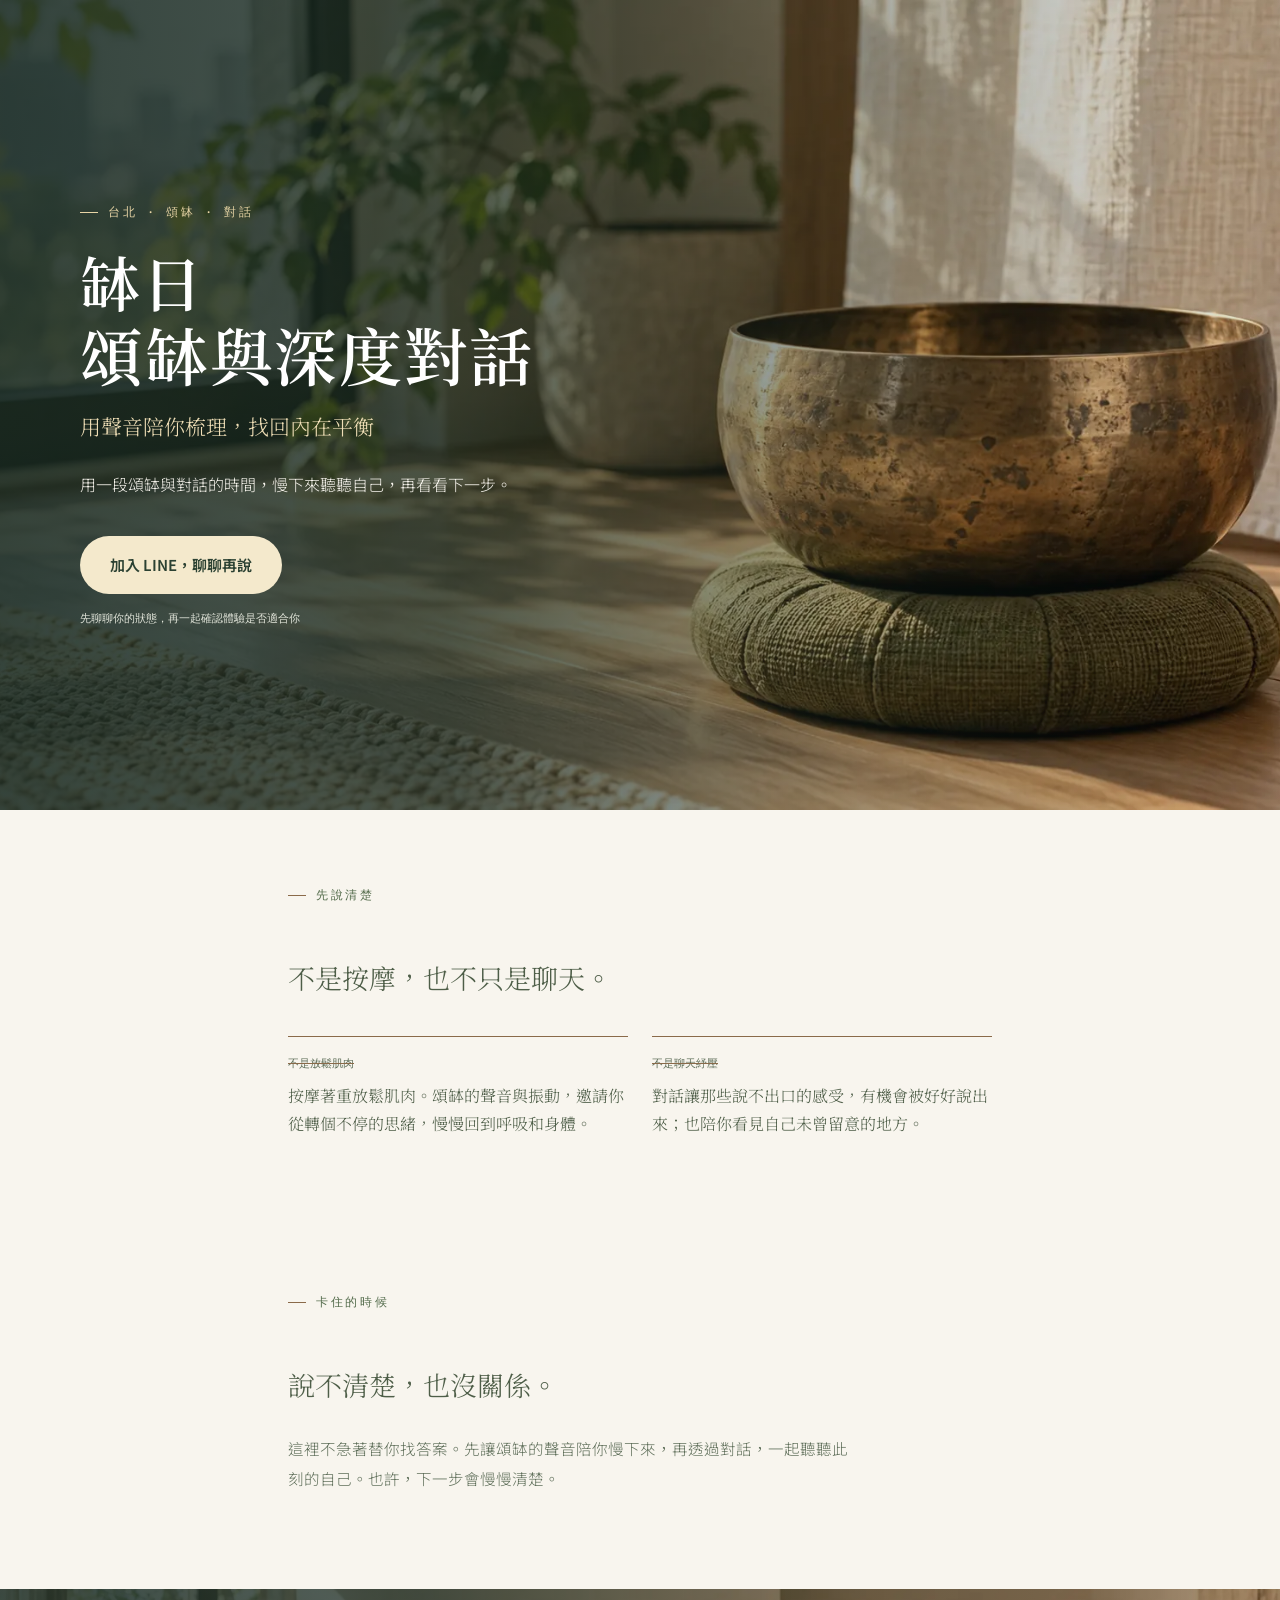
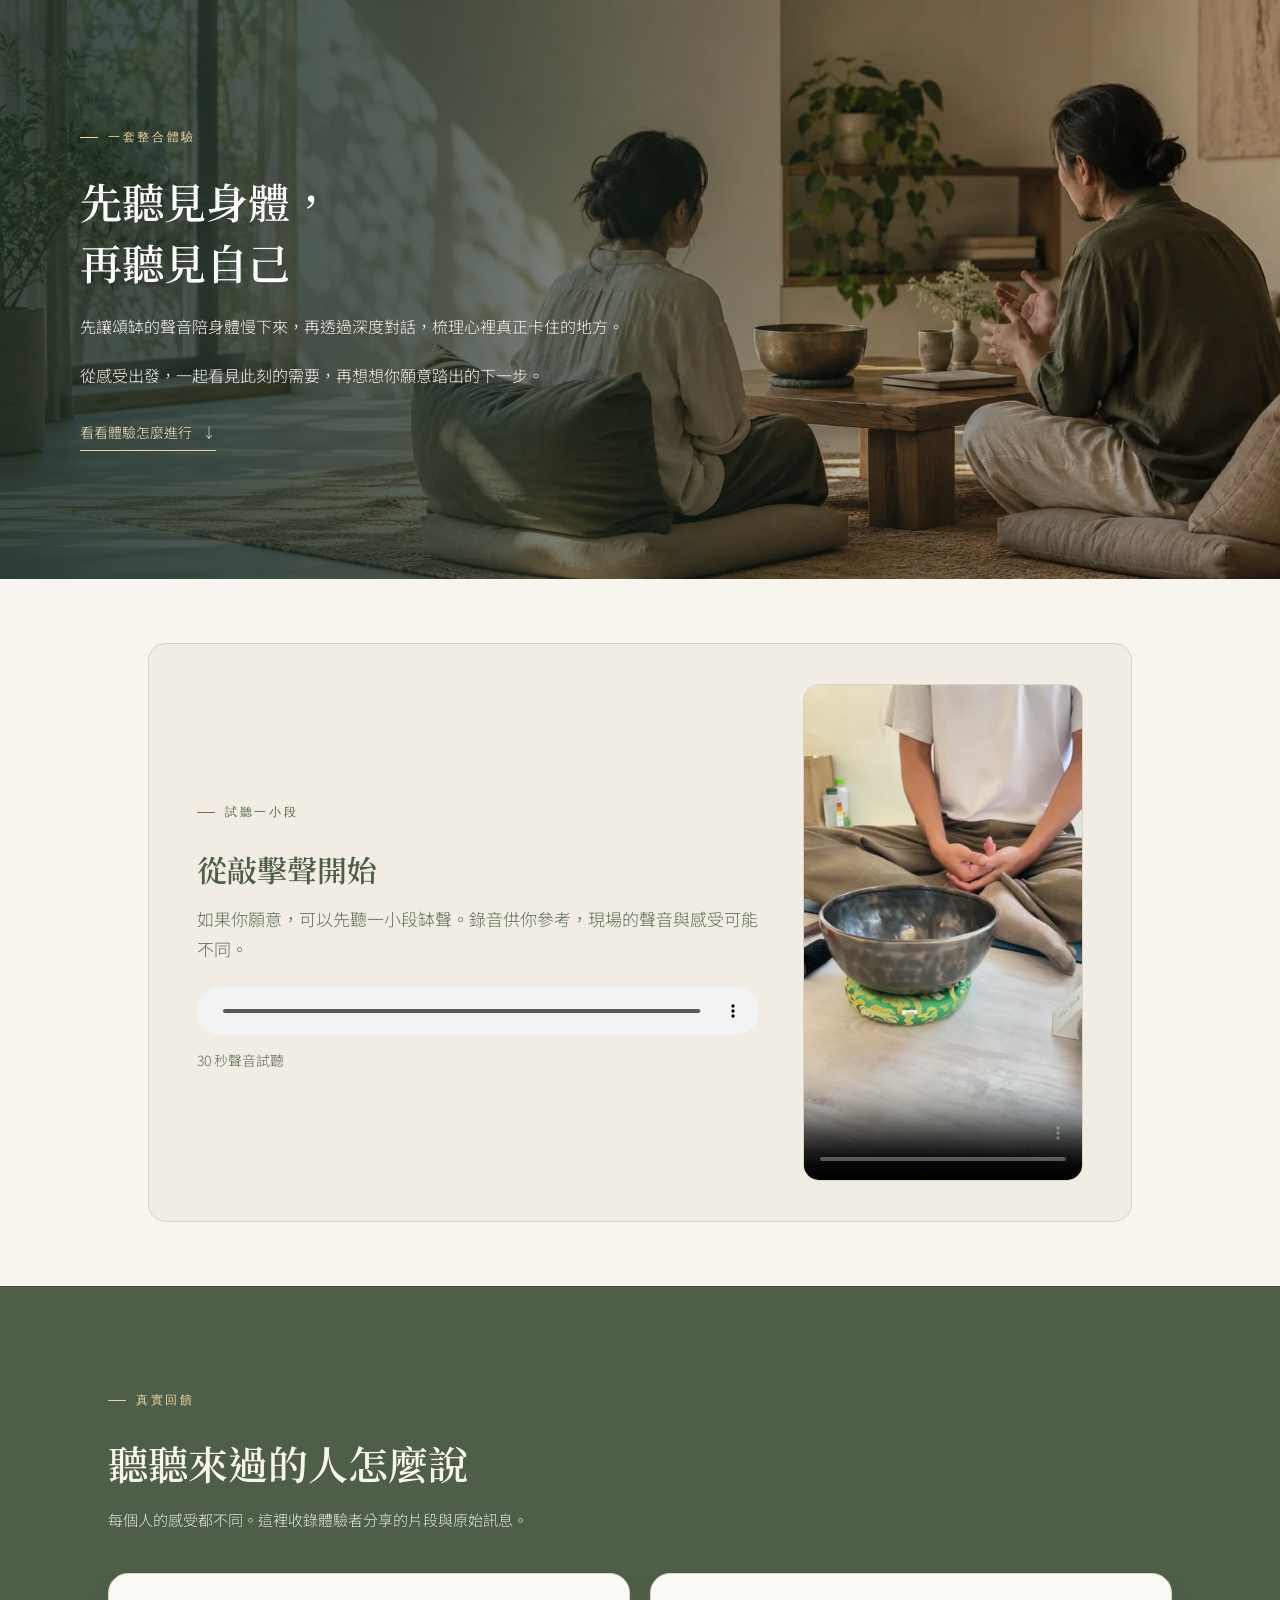
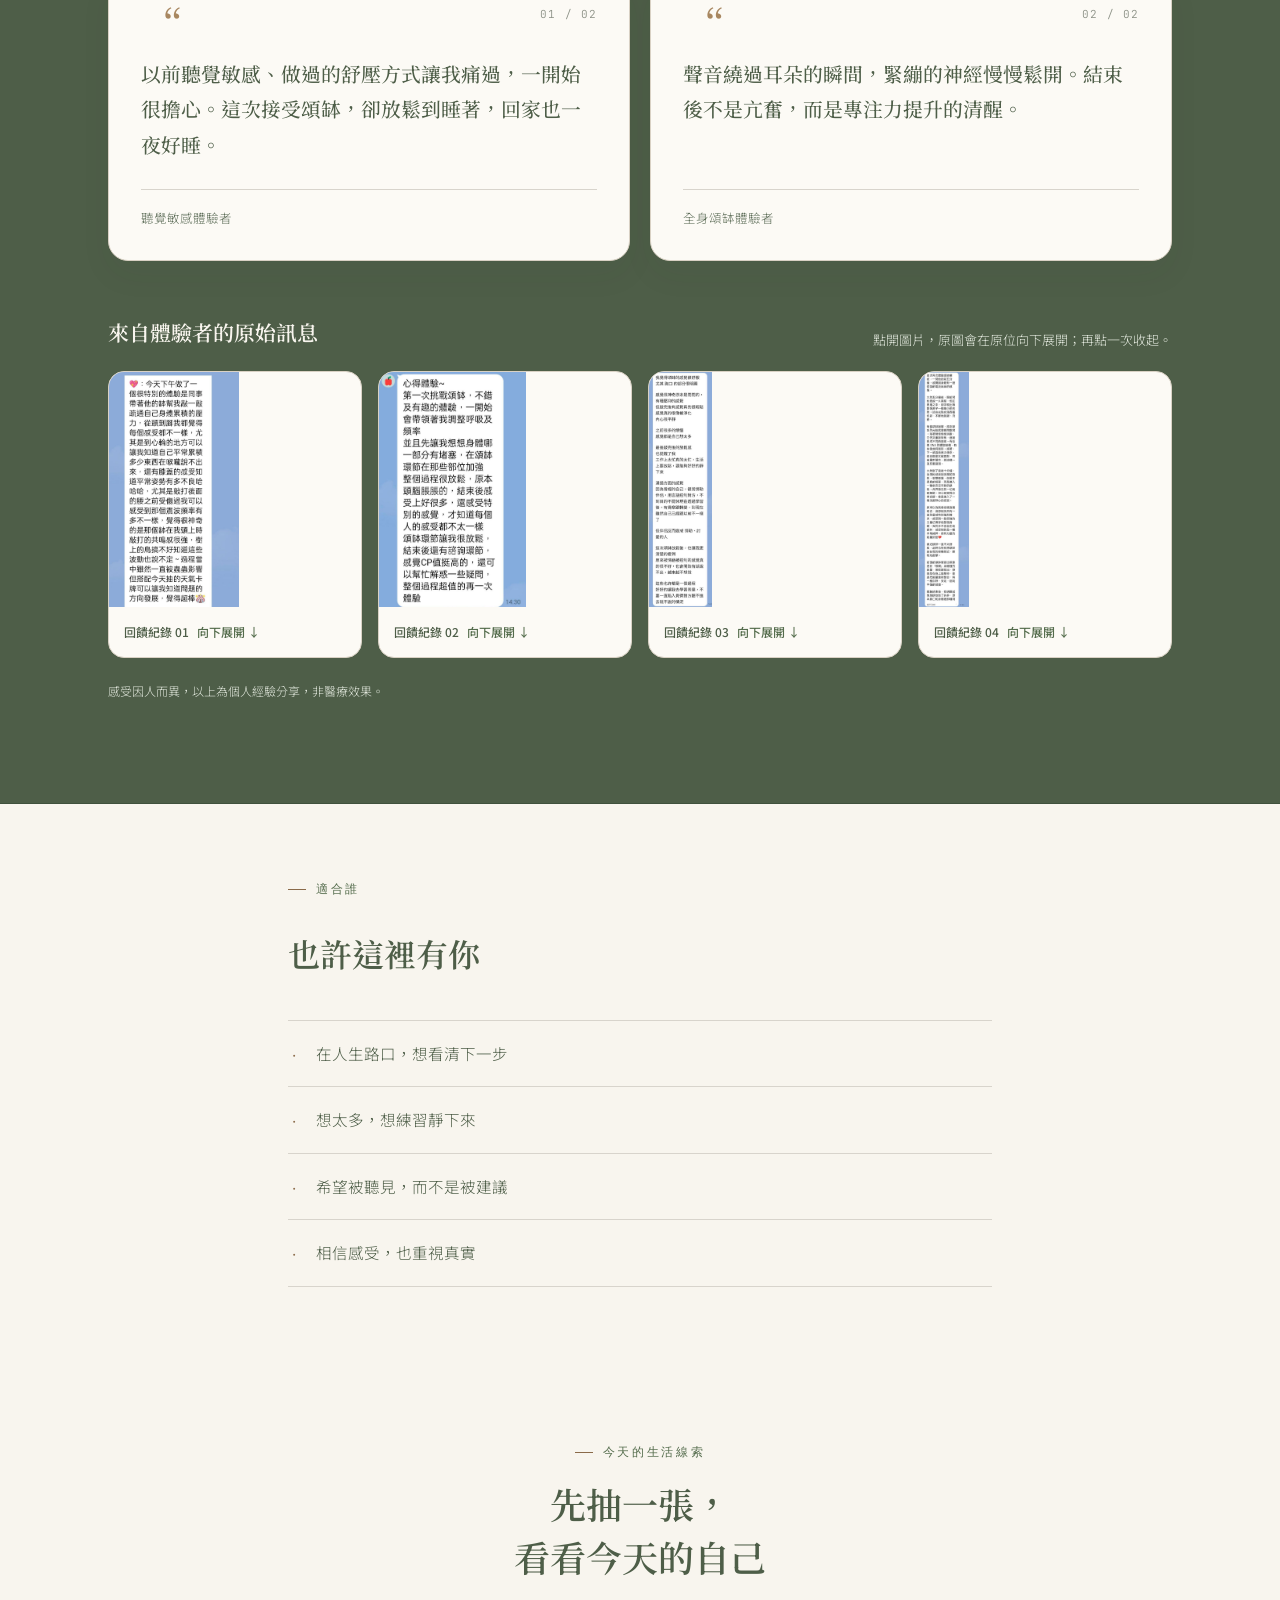
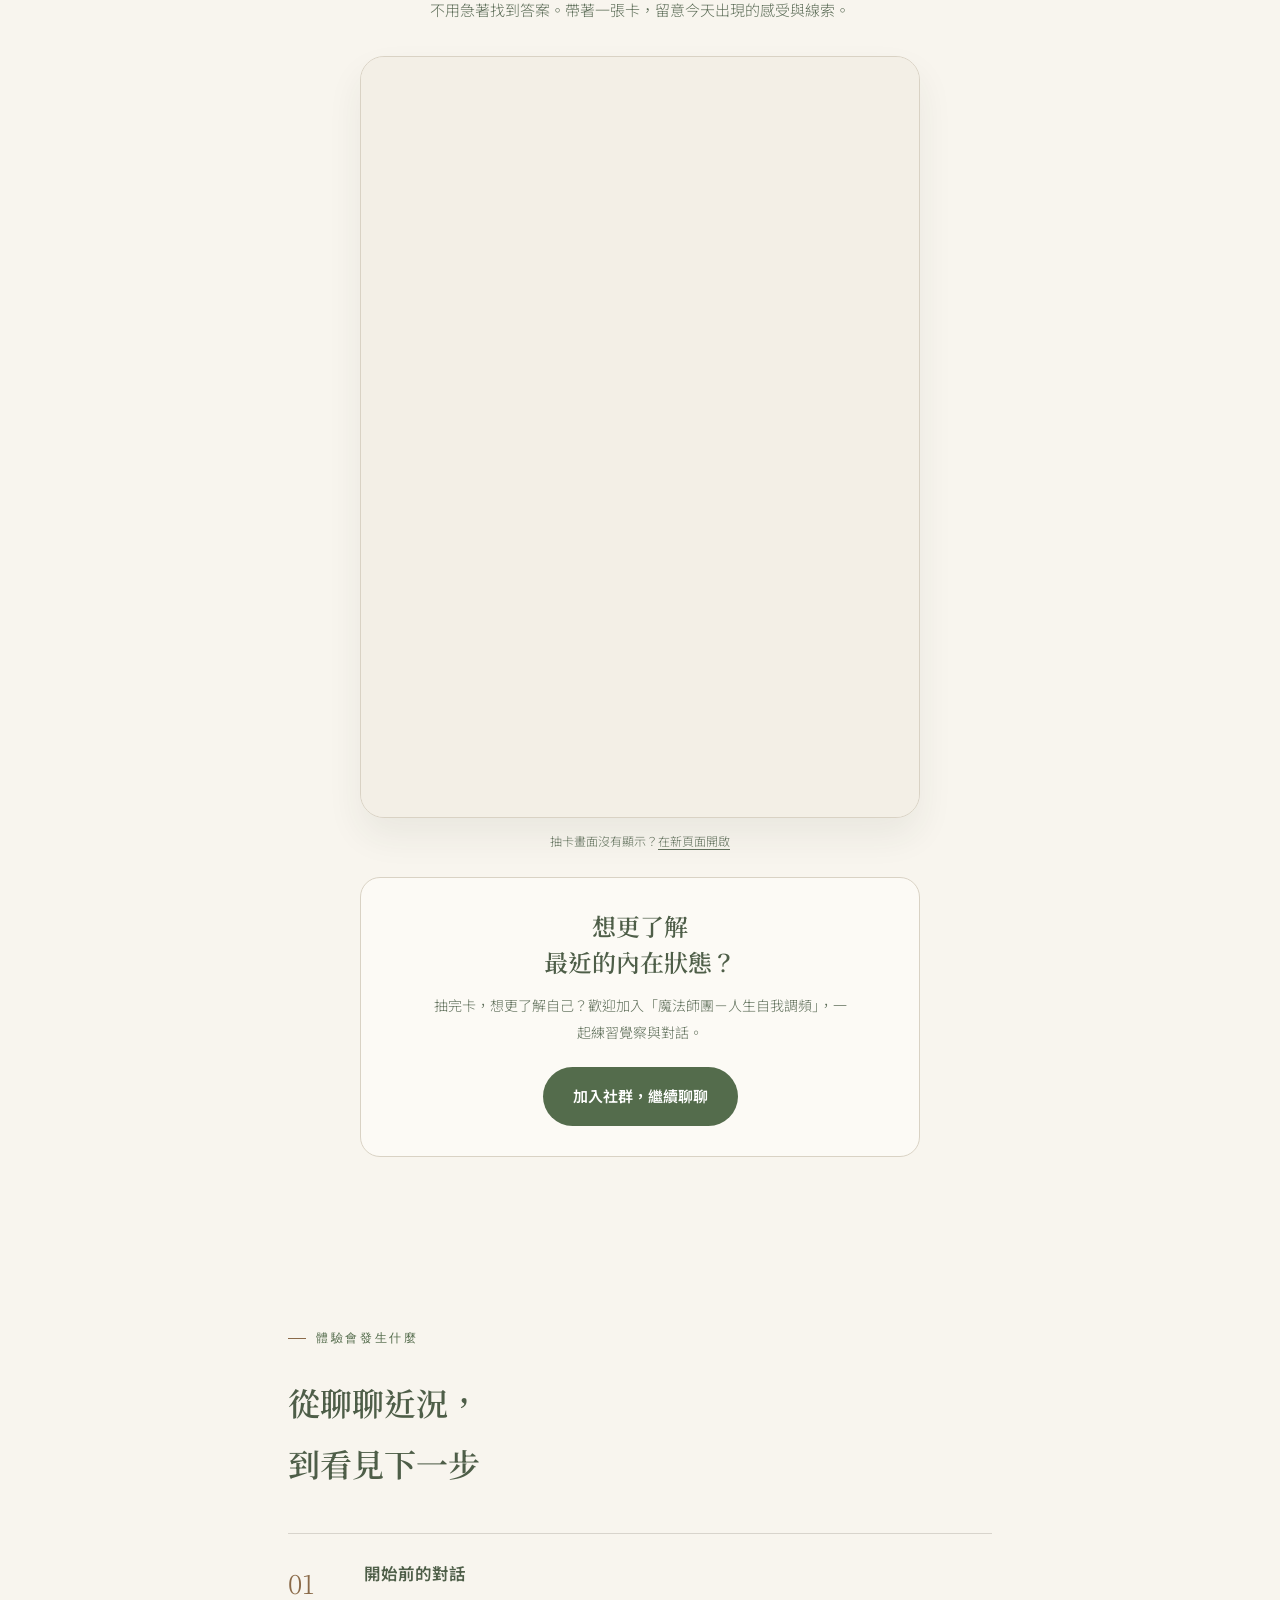
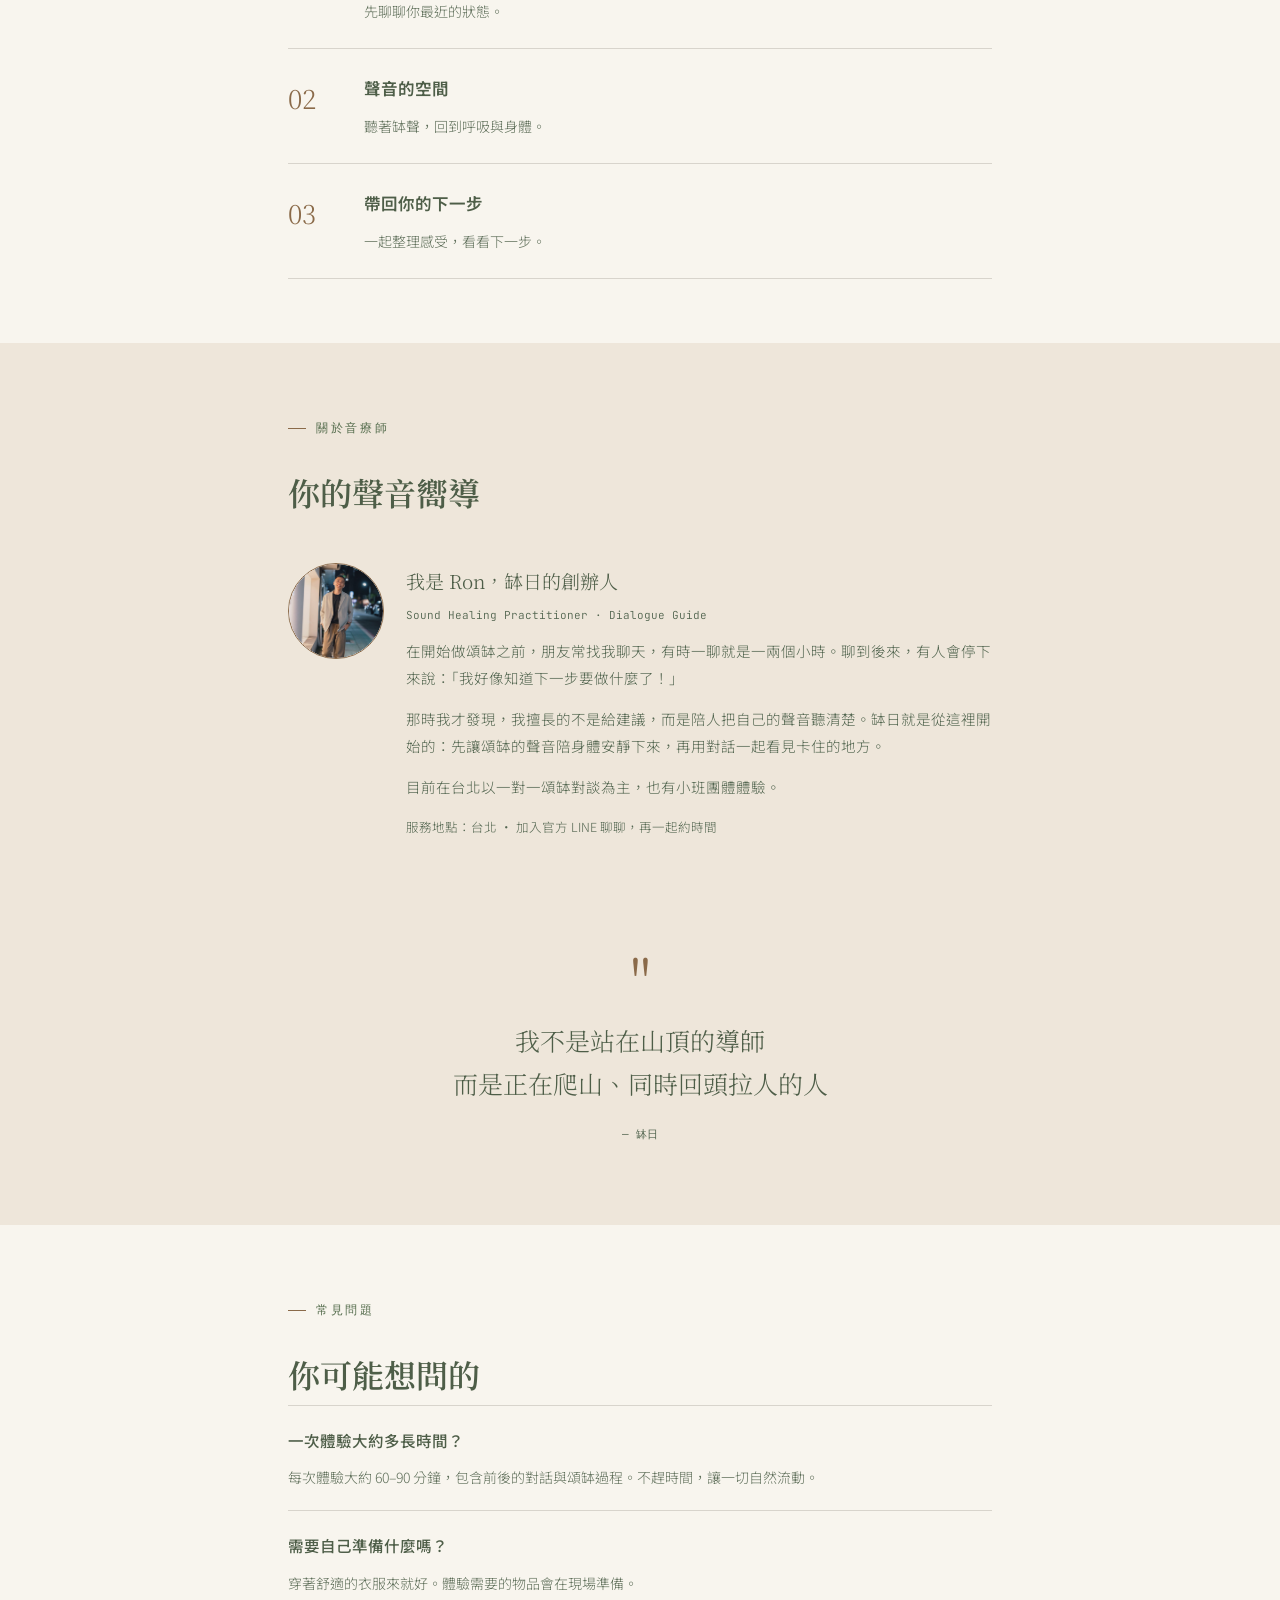
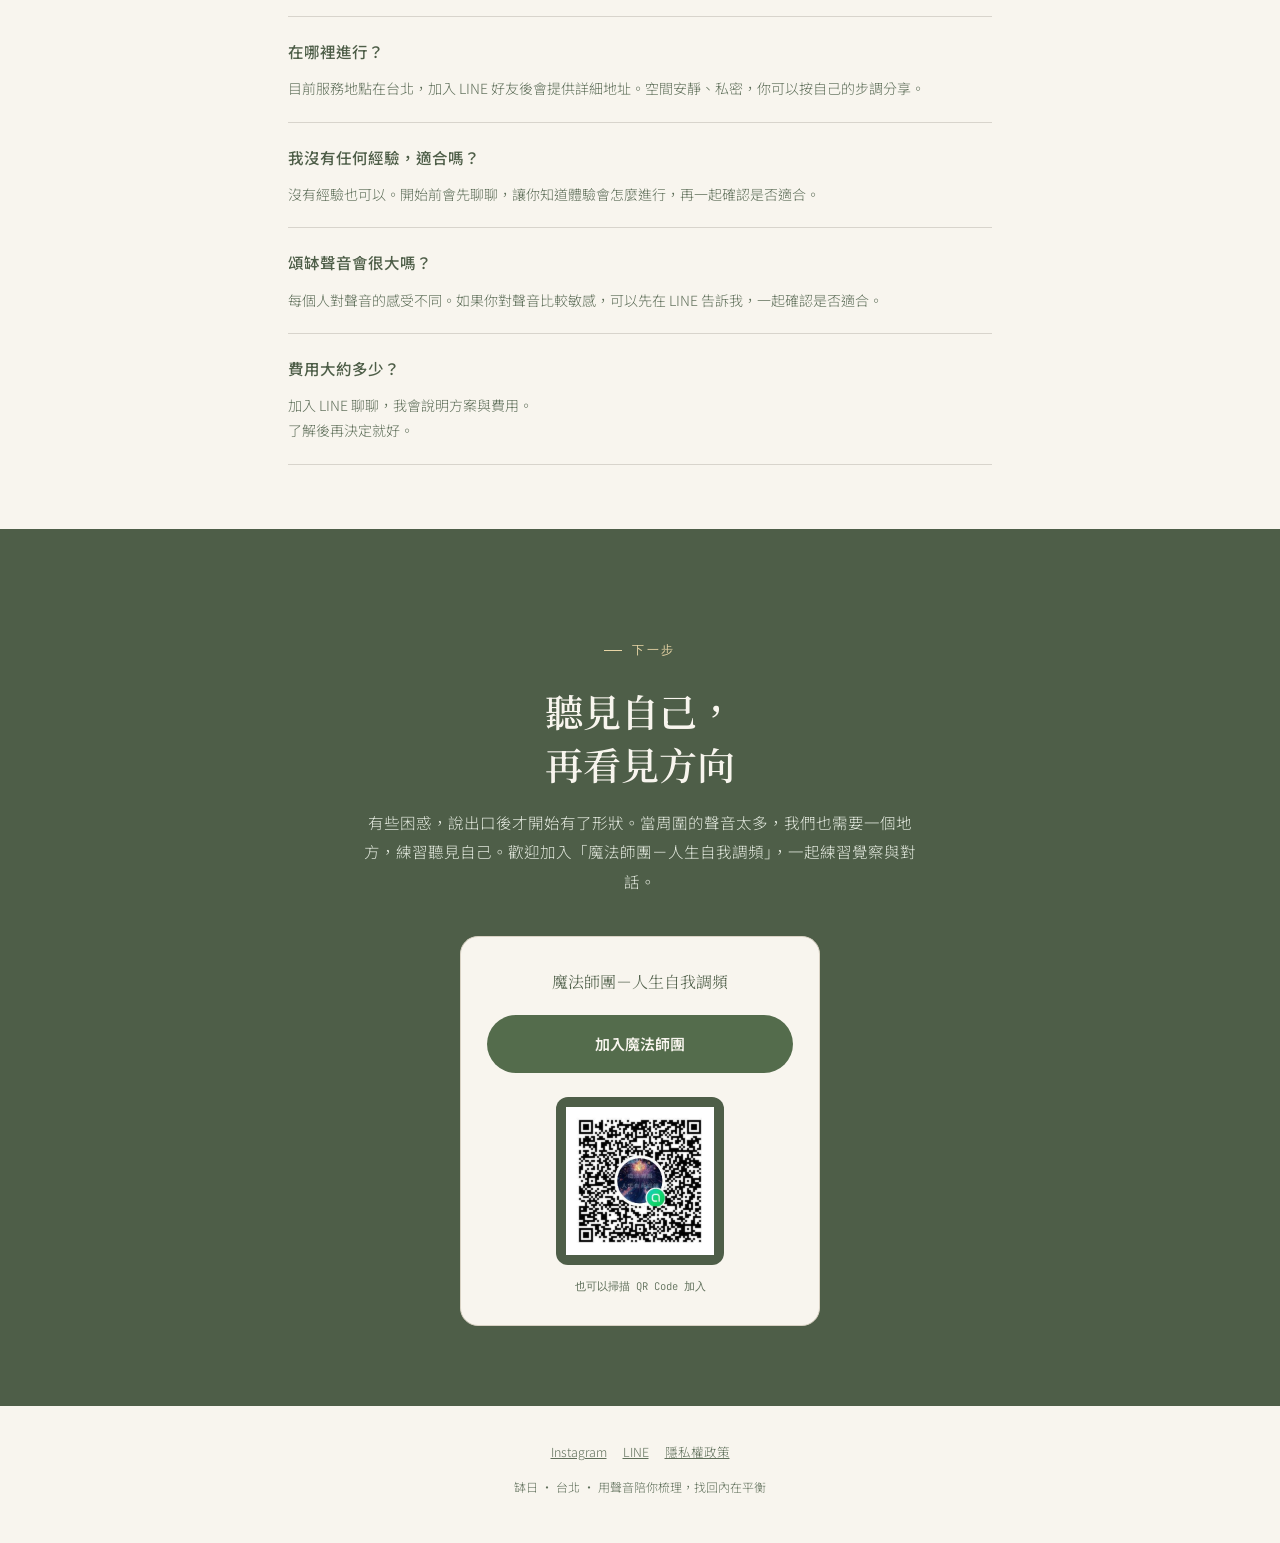
<file: index.html>
<!DOCTYPE html>
<html lang="zh-Hant">
<head>
<meta charset="UTF-8">
<meta name="viewport" content="width=device-width, initial-scale=1.0">
<meta name="description" content="缽日提供台北一對一頌缽與深度對話體驗。用一段聲音與對話的時間，慢下來聽聽自己，再看看下一步。">
<meta name="keywords" content="頌缽,身心整合,深度對話,療癒,覺察,台北,心靈成長,聲音療癒">
<meta name="author" content="缽日">
<meta name="robots" content="index, follow">
<link rel="canonical" href="https://ronwang82-singingbowl.github.io/adayofsingingbowl/">

<!-- Open Graph -->
<meta property="og:title" content="缽日｜台北頌缽與深度對話體驗">
<meta property="og:description" content="用一段頌缽與對話的時間，慢下來聽聽自己，再看看下一步。">
<meta property="og:type" content="website">
<meta property="og:url" content="https://ronwang82-singingbowl.github.io/adayofsingingbowl/">
<meta property="og:locale" content="zh_TW">
<meta property="og:site_name" content="缽日">
<meta property="og:image" content="https://ronwang82-singingbowl.github.io/adayofsingingbowl/og-image.jpg?v=1">
<meta property="og:image:width" content="1200">
<meta property="og:image:height" content="630">
<meta property="og:image:alt" content="缽日｜台北頌缽與深度對話體驗">

<!-- Twitter Card -->
<meta name="twitter:card" content="summary_large_image">
<meta name="twitter:title" content="缽日｜台北頌缽與深度對話體驗">
<meta name="twitter:description" content="用一段頌缽與對話的時間，慢下來聽聽自己，再看看下一步。">
<meta name="twitter:image" content="https://ronwang82-singingbowl.github.io/adayofsingingbowl/og-image.jpg?v=1">

<title>缽日｜台北頌缽與深度對話體驗</title>
<link rel="icon" type="image/png" href="favicon.png?v=30">
<link rel="preconnect" href="https://fonts.googleapis.com">
<link rel="preconnect" href="https://fonts.gstatic.com" crossorigin>
<link href="https://fonts.googleapis.com/css2?family=Noto+Serif+TC:wght@400;500;600;700&family=Noto+Sans+TC:wght@300;400;500;600&family=JetBrains+Mono:wght@400;500&display=swap" rel="stylesheet">
<style>
  :root { --ink: #F8F5EE; --ink-2: #FFFFFF; --ink-3: #F1EDE4; --brass: #546C4C; --brass-soft: #E4C778; --brass-dim: #8A6A49; --jade: #DCC6A4; --paper: #4E5E48; --mist: #5F6F5A; --hairline: #D8D4CC; --maxw: 760px; }
  body{ margin:0; background: var(--ink); }
  .stage{ min-height:100vh; }
  
  .preview-pane .stage { transform-origin: center top; }
.stage { --ink: #F8F5EE; --ink-2: #FFFFFF; --ink-3: #F1EDE4; --brass: #546C4C; --brass-soft: #E4C778; --brass-dim: #8A6A49; --jade: #DCC6A4; --paper: #4E5E48; --mist: #5F6F5A; --hairline: #D8D4CC; --maxw: 760px; background: var(--ink); color: var(--paper); font-family: "Noto Sans TC", sans-serif; font-weight: 300; line-height: 1.9; position: relative; z-index: 0; }
.stage .wrap { max-width: var(--maxw); margin: 0px auto; padding: 0px 28px; }
.stage a { color: inherit; }
.stage .eyebrow { font-family: "JetBrains Mono", monospace; font-size: 12px; letter-spacing: 0.22em; text-transform: uppercase; color: var(--brass); display: inline-flex; align-items: center; gap: 10px; margin-bottom: 22px; }
.stage .eyebrow::before { content: ""; width: 18px; height: 1px; background: var(--brass-dim); }
.stage h1, .stage h2, .stage h3 { font-family: "Noto Serif TC", serif; font-weight: 600; margin: 0px; color: var(--paper); }
.stage .hero { position: relative; min-height: 92vh; display: flex; align-items: center; justify-content: center; overflow: hidden; padding: 100px 28px 70px; text-align: center; }
.stage .hero-inner { position: relative; z-index: 1; }
.stage .ripple-field { position: fixed; inset: 0px; display: flex; align-items: center; justify-content: center; z-index: -1; pointer-events: none; }
.stage .ripple-field svg { width: min(900px, 140vw); height: min(900px, 140vw); }
.stage .ripple-ring { fill: none; stroke: var(--brass-dim); stroke-width: 1; opacity: 0; transform-box: fill-box; transform-origin: center center; vector-effect: non-scaling-stroke; will-change: transform, opacity; animation: ripple 10s linear infinite; }
.stage .ripple-ring.r2 { animation-delay: -5s; }
.stage .hero h1 { font-size: clamp(38px, 10vw, 80px); letter-spacing: 0.04em; line-height: 1.1; text-wrap: balance; }
.stage .hero-sub { font-family: "Noto Serif TC", serif; font-size: clamp(16px, 3vw, 20px); color: var(--brass-soft); margin-top: 16px; }
.stage .hero-desc { max-width: 460px; margin: 22px auto 0px; color: var(--mist); font-size: 15px; }
.stage .hero-reassure { margin-top: 14px; font-family: "JetBrains Mono", monospace; font-size: 11px; color: var(--mist); }
.stage .cta-btn { display: inline-flex; align-items: center; gap: 10px; margin-top: 36px; padding: 15px 30px; background: var(--brass); color: var(--ink); font-weight: 600; font-size: 15px; text-decoration: none; border-radius: 999px; }
.stage section { padding: 80px 0px; }
.stage section.tight { padding: 64px 0px; }
.stage .lede { font-family: "Noto Serif TC", serif; font-size: clamp(20px, 3.2vw, 27px); line-height: 1.65; max-width: 600px; }
.stage .lede .accent { color: var(--brass); }
.stage .body-text { color: var(--mist); font-size: 15.5px; max-width: 560px; margin-top: 18px; }
.stage .diff-grid { margin-top: 36px; display: grid; grid-template-columns: 1fr 1fr; gap: 24px; }
.stage .diff-item { border-top: 1px solid var(--brass-dim); padding-top: 16px; }
.stage .diff-item .not { font-family: "JetBrains Mono", monospace; font-size: 11px; color: var(--mist); text-decoration-line: line-through; text-decoration-thickness: initial; text-decoration-style: initial; text-decoration-color: var(--brass-dim); }
.stage .diff-item .is { font-family: "Noto Serif TC", serif; font-size: 16px; margin-top: 8px; line-height: 1.7; }
.stage .card-grid { display: grid; grid-template-columns: 1fr 1fr; gap: 1px; background: var(--hairline); margin-top: 40px; border: 1px solid var(--hairline); }
.stage .card { background: var(--ink); padding: 32px 26px; }
.stage .card .tag { font-family: "JetBrains Mono", monospace; font-size: 11px; color: var(--jade); text-transform: uppercase; }
.stage .card h3 { font-size: 20px; margin-top: 12px; }
.stage .card p { color: var(--mist); font-size: 14px; margin-top: 12px; line-height: 1.8; }
.stage .testi-section{padding:92px 0 100px;background:#4E5E48;border-top:1px solid #40513d;border-bottom:1px solid #40513d}
.stage .testi-section .wrap{max-width:1120px}
.stage .testi-section h2{font-size:clamp(28px,4vw,40px);line-height:1.45}
.stage .testi-intro{max-width:600px;color:var(--mist);font-size:15px;margin:14px 0 0}
.stage .testi-quotes{display:grid;grid-template-columns:repeat(2,minmax(0,1fr));gap:20px;margin-top:38px}
.stage .testi-quote{margin:0;min-height:282px;display:flex;flex-direction:column;padding:30px 32px;background:#FCFAF5;border:1px solid #D9D1C4;border-radius:20px;box-shadow:0 14px 32px rgba(40,55,38,.05)}
.stage .testi-quote-top{display:flex;align-items:flex-start;justify-content:space-between}
.stage .testi-quote-mark{font-family:"Noto Serif TC",serif;color:#A88760;font-size:42px;line-height:1}
.stage .testi-quote-number{font-family:"JetBrains Mono",monospace;color:#8C9186;font-size:11px;letter-spacing:.1em}
.stage .testi-quote blockquote{font-family:"Noto Serif TC",serif;font-size:clamp(17px,1.55vw,20px);font-weight:500;line-height:1.8;color:var(--paper);margin:10px 0 26px;max-width:none}
.stage .testi-quote figcaption{margin-top:auto;padding-top:16px;border-top:1px solid var(--hairline);font-size:12.5px;color:var(--mist)}
.stage .testi-proof-heading{display:flex;align-items:end;justify-content:space-between;gap:20px;margin-top:52px}
.stage .testi-proof-heading h3{font-size:21px}
.stage .testi-proof-heading p{margin:0;color:var(--mist);font-size:13px}
.stage .testi-gallery{display:grid;grid-template-columns:repeat(4,minmax(0,1fr));align-items:start;gap:16px;margin-top:18px}
.stage .testi-proof{display:flex;flex-direction:column;min-width:0;overflow:hidden;background:#FCFAF5;border:1px solid #D9D1C4;border-radius:16px;text-decoration:none;transition:transform .2s ease,box-shadow .2s ease}
.stage .testi-proof:hover{transform:translateY(-3px);box-shadow:0 14px 24px rgba(40,55,38,.10)}
.stage .testi-proof:focus-visible{outline:2px solid var(--brass);outline-offset:3px}
.stage .testi-proof-image{display:block;height:235px;overflow:hidden;background:#E7E0D5}
.stage .testi-proof img{display:block;width:100%;height:100%;object-fit:cover;object-position:top center}
.stage .testi-proof-meta{display:flex;justify-content:space-between;align-items:center;gap:8px;padding:14px 15px;color:var(--paper);font-size:12px;font-weight:500}
.stage .testi-proof-open{color:var(--brass);white-space:nowrap}
.stage .testi-note{margin:22px 0 0;color:var(--mist);font-size:12px}
.stage .testi-swipe-hint{display:none}
@media(max-width:700px){
  .stage .testi-section{padding:72px 0 80px}
  .stage .testi-quotes{grid-template-columns:1fr;gap:14px;margin-top:28px}
  .stage .testi-quote{min-height:0;padding:25px 24px}
  .stage .testi-proof-heading{display:block;margin-top:42px}
  .stage .testi-proof-heading p{margin-top:8px}
  .stage .testi-swipe-hint{display:block;margin-top:10px;color:var(--brass);font-size:12px}
  .stage .testi-gallery{display:grid;grid-auto-flow:column;grid-auto-columns:minmax(235px,72vw);grid-template-columns:none;overflow-x:auto;overscroll-behavior-inline:contain;scroll-snap-type:x mandatory;gap:13px;margin-right:-28px;padding:0 28px 14px 0}
  .stage .testi-proof{scroll-snap-align:start}
  .stage .testi-proof-image{height:245px}
}
@media(prefers-reduced-motion:reduce){.stage .testi-proof{transition:none}}
.stage .testi-section .eyebrow{color:#E8D5A6}
.stage .testi-section .eyebrow::before{background:#E8D5A6}
.stage .testi-section h2,.stage .testi-proof-heading h3{color:#F8F5EE}
.stage .testi-section .testi-intro,.stage .testi-proof-heading p,.stage .testi-note{color:#E2E8DD}
.stage .testi-section .testi-swipe-hint{color:#E8D5A6}
.stage .testi-proof{width:100%;padding:0;font:inherit;text-align:left;cursor:pointer}
.stage .testi-proof[aria-expanded="true"]{outline:2px solid #E8D5A6;outline-offset:3px}
.stage .testi-proof[aria-expanded="true"] .testi-proof-image{height:auto;overflow:visible}
.stage .testi-proof[aria-expanded="true"] img{height:auto;object-fit:contain}
.stage .who-list { margin-top: 36px; border-top: 1px solid var(--hairline); }
.stage .who-item { display: flex; gap: 16px; padding: 18px 0px; border-bottom: 1px solid var(--hairline); align-items: baseline; }
.stage .who-item .mark { font-family: "JetBrains Mono", monospace; color: var(--brass-dim); font-size: 12px; }
.stage .who-item p { margin: 0px; font-size: 15.5px; }
.stage .process { margin-top: 40px; }
.stage .step { display: grid; grid-template-columns: 56px 1fr; gap: 20px; padding: 24px 0px; border-top: 1px solid var(--hairline); }
.stage .step:last-child { border-bottom: 1px solid var(--hairline); }
.stage .step .num { font-family: "Noto Serif TC", serif; font-size: 26px; color: var(--brass-dim); }
.stage .step h3 { font-size: 16.5px; font-family: "Noto Sans TC", sans-serif; font-weight: 600; }
.stage .step p { margin: 8px 0px 0px; color: var(--mist); font-size: 14px; }
.stage .about-grid { margin-top: 40px; display: flex; gap: 22px; align-items: flex-start; }
.stage .about-badge { flex-shrink: 0; width: 96px; height: 96px; border-radius: 50%; background: var(--ink-2); border: 1px solid var(--brass-dim); display: flex; align-items: center; justify-content: center; font-family: "Noto Serif TC", serif; font-size: 33px; color: var(--brass-soft); overflow: hidden; }
.stage .about-badge img { width: 100%; height: 100%; object-fit: cover; border-radius: 50%; }
.stage .about-name { font-size: 19px; }
.stage .about-role { font-family: "JetBrains Mono", monospace; font-size: 11px; color: var(--jade); margin-top: 6px; }
.stage .about-bio { color: var(--mist); font-size: 14.5px; margin-top: 12px; line-height: 1.85; }
.stage .about-meta { margin-top: 12px; font-size: 12.5px; color: var(--mist); }
.stage .about-section, .stage .quote-section { background: #EEE6DA; }
.stage .about-section { padding-top: 80px; padding-bottom: 24px; }
.stage .about-section .about-role, .stage .about-section .about-bio, .stage .about-section .about-meta, .stage .quote-section .quote-by { color: #536650; }
.stage .quote-section { text-align: center; padding: 52px 0px 80px; }
.stage .quote-mark { font-family: "Noto Serif TC", serif; font-size: 56px; color: var(--brass-dim); line-height: 1; }
.stage blockquote { margin: 8px auto 0px; max-width: 540px; font-family: "Noto Serif TC", serif; font-size: clamp(18px, 3vw, 25px); line-height: 1.7; }
.stage .quote-by { margin-top: 20px; font-family: "JetBrains Mono", monospace; font-size: 11px; color: var(--jade); text-transform: uppercase; }
.stage .faq-item { border-top: 1px solid var(--hairline); padding: 20px 0px; }
.stage .faq-item:last-child { border-bottom: 1px solid var(--hairline); }
.stage .faq-q { font-size: 15.5px; font-weight: 500; display: flex; justify-content: space-between; }
.stage .faq-a { color: var(--mist); font-size: 14px; margin-top: 10px; line-height: 1.8; }
.stage .final { text-align: center; background: #4E5E48; border-top: 0; padding: 100px 0px 80px; }
.stage .final h2 { font-size: clamp(26px, 5vw, 38px); line-height: 1.4; white-space: pre-line; }
.stage .final h2 { color: #F8F5EE; }
.stage .final .eyebrow { color: #E8D5A6; }
.stage .final .eyebrow::before { background: #E8D5A6; }
.stage .final .body-text { color: #E2E8DD; }
.stage .line-card { margin: 40px auto 0px; max-width: 360px; background: var(--ink-3); border: 1px solid var(--hairline); border-radius: 18px; padding: 32px 26px 28px; display: flex; flex-direction: column; align-items: center; text-align: center; }
.stage .final .line-card { background: #F8F5EE; border-color: #D9D2C4; }
.stage .final .line-name { color: #4E5E48; }
.stage .final .qr-wrap { width: 168px; height: 168px; margin-top: 24px; }
.stage .clue-section { padding: 80px 0 96px; background: transparent; }
.stage .clue-section .wrap { max-width: 760px; }
.stage .clue-heading { max-width: 560px; margin: 0 auto 32px; text-align: center; }
.stage .clue-heading .eyebrow { margin-bottom: 15px; }
.stage .clue-heading h2 { font-size: clamp(26px, 4vw, 36px); line-height: 1.45; }
.stage .clue-heading p { margin: 13px 0 0; color: var(--mist); font-size: 15px; }
.stage .clue-frame-wrap { max-width: 560px; margin: 0 auto; overflow: hidden; border: 1px solid #D9D2C4; border-radius: 24px; background: #F3EFE6; box-shadow: 0 18px 36px rgba(38, 53, 37, .07); }
.stage .clue-frame { display: block; width: 100%; height: 760px; border: 0; background: #F3EFE6; }
.stage .clue-community { max-width: 560px; margin: 24px auto 0; padding: 30px 32px; border: 1px solid #D9D2C4; border-radius: 20px; background: #FCFAF5; text-align: center; }
.stage .clue-community h3 { font-size: clamp(20px, 3vw, 24px); line-height: 1.5; }
.stage .clue-community p { max-width: 420px; margin: 12px auto 0; color: var(--mist); font-size: 14px; line-height: 1.9; }
.stage .clue-community .cta-btn { margin-top: 22px; background: var(--brass); color: #fff; }
.stage .clue-fallback { max-width: 560px; margin: 12px auto 0; text-align: center; font-size: 12px; color: var(--mist); }
.stage .clue-fallback a { text-underline-offset: 3px; }
@media(max-width:700px){
  .stage .clue-section { padding: 64px 0 78px; }
  .stage .clue-frame { height: 740px; }
  .stage .clue-community { padding: 26px 22px; }
}
.stage .line-name { font-family: "Noto Serif TC", serif; font-size: 16px; color: var(--brass-soft); line-height: 1.6; }
.stage .line-id { font-family: "JetBrains Mono", monospace; font-size: 12.5px; color: var(--mist); margin-top: 6px; }
.stage .qr-wrap { margin: 22px auto 0px; width: 203px; height: 203px; background: var(--paper); border-radius: 12px; padding: 10px; display: flex; align-items: center; justify-content: center; }
.stage .qr-wrap img { width: 100%; height: 100%; object-fit: contain; }
.stage .qr-caption { font-family: "JetBrains Mono", monospace; font-size: 10.5px; color: var(--mist); margin-top: 12px; }
.stage footer { text-align: center; padding: 34px 28px 44px; color: var(--mist); font-size: 12px; background: var(--ink); }
.stage .foot-links { margin-bottom: 12px; display: flex; gap: 16px; justify-content: center; font-size: 12.5px; }
.stage, .stage *, .stage ::before, .stage ::after { box-sizing: border-box; }

  @keyframes ripple{
    0%   { transform: scale(1); opacity: 0; }
    12%  { opacity: 0.3; }
    70%  { opacity: 0.1; }
    88%  { opacity: 0; }
    100% { transform: scale(18); opacity: 0; }
  }

/* Sound sample and brand video */
.stage .sound-section .wrap{max-width:1040px}
.stage .sound-preview{padding:40px 48px;background:var(--ink-3);border:1px solid var(--hairline);border-radius:18px;display:grid;grid-template-columns:minmax(0,1fr) 280px;gap:44px;align-items:center}
.stage .sound-preview h3{font-size:30px;line-height:1.45;margin:2px 0 12px}
.stage .sound-preview p{font-size:17px;color:var(--mist);margin:0 0 22px;line-height:1.8}
.stage .sound-preview audio{display:block;width:100%;height:48px;accent-color:var(--brass)}
.stage .sound-duration{font-size:14px;color:var(--mist);margin-top:12px}
.stage .scene-player{position:relative;width:100%;max-width:280px}
.stage .scene-video{display:block;width:100%;aspect-ratio:9/16;object-fit:cover;border-radius:16px;background:var(--ink-3);border:1px solid var(--hairline)}
@media(max-width:760px){
  .stage .sound-preview{grid-template-columns:1fr;gap:28px;padding:30px}
  .stage .scene-player{width:min(100%,280px);max-width:none;justify-self:center}
}
@media(max-width:600px){
  .stage .sound-section .wrap{padding-inline:16px}
  .stage .sound-preview{padding:26px 24px}
  .stage .sound-preview h3{font-size:clamp(25px,7vw,30px)}
  .stage .sound-preview p{font-size:16px}
}

.stage .hero{position:relative;isolation:isolate;min-height:max(700px,90svh);padding:110px 28px 100px;display:flex;align-items:center;justify-content:flex-start;text-align:left;overflow:hidden;background:#293b31}
.stage .hero-inner{position:relative;z-index:1;width:min(1120px,100%);margin:0 auto;display:block}
.stage .hero-copy{max-width:670px}
.stage .hero-visual,.stage .integration-visual{position:absolute;inset:0;margin:0;border:0;border-radius:0;overflow:hidden;background:#293b31}
.stage .hero-visual picture,.stage .integration-visual picture{display:block;width:100%;height:100%}
.stage .hero-visual img,.stage .integration-visual img{display:block;width:100%;height:100%;object-fit:cover}
.stage .hero-visual img{object-position:center 55%}
.stage .hero-visual::after,.stage .integration-visual::after{content:"";position:absolute;inset:0;z-index:1;pointer-events:none}
.stage .hero-visual::after{background:linear-gradient(90deg,rgba(20,38,30,.86) 0%,rgba(20,38,30,.76) 35%,rgba(20,38,30,.38) 66%,rgba(20,38,30,.10) 100%)}
.stage .hero h1{font-size:clamp(42px,5.5vw,70px);line-height:1.18;color:#fff;letter-spacing:.025em}
.stage .hero-title-brand,.stage .hero-title-service{display:block;white-space:nowrap}
.stage .hero-title-brand{font-size:.86em}
.stage .hero-title-service{font-size:.9em}
.stage .title-line{display:block;white-space:nowrap}
.stage .nowrap{white-space:nowrap}
.stage .quote-mobile-break{display:none}
.stage .hero .eyebrow,.stage .experience-feature .eyebrow{color:#e8d5a6}
.stage .hero .eyebrow::before,.stage .experience-feature .eyebrow::before{background:#e8d5a6}
.stage .hero-sub{color:#f0dfb7;font-size:clamp(17px,2vw,21px)}
.stage .hero-desc{margin-left:0;margin-right:0;max-width:560px;color:#f8f5ee;font-size:16px}
.stage .hero-reassure{color:#e1e4d9}
.stage .hero .cta-btn{background:#f4e9cc;color:#2b4132}
.stage .experience-feature{position:relative;isolation:isolate;min-height:590px;padding:100px 28px;display:flex;align-items:center;overflow:hidden;background:#293b31}
.stage .experience-feature .wrap{position:relative;z-index:1;width:min(1120px,100%);max-width:1120px;margin:0 auto;padding:0}
.stage .experience-copy{max-width:560px}
.stage .experience-copy h2{font-size:clamp(28px,3.4vw,42px);line-height:1.45;color:#fff}
.stage .experience-copy p{color:#f8f5ee;font-size:16px;line-height:1.95;margin:18px 0 0}
.stage .integration-visual img{object-position:center center}
.stage .integration-visual::after{background:linear-gradient(90deg,rgba(20,38,30,.83) 0%,rgba(20,38,30,.72) 33%,rgba(20,38,30,.28) 66%,rgba(20,38,30,.05) 100%)}
.stage .experience-feature .text-link{display:inline-flex;gap:10px;margin-top:28px;color:#f5e4b8;text-decoration:none;border-bottom:1px solid #e8d5a6;padding-bottom:4px;font-size:14px}
@media(max-width:700px){
  .stage .hero{min-height:720px;min-height:90svh;padding:92px 24px 76px}
  .stage .hero-inner{width:100%}
  .stage .hero h1{font-size:clamp(40px,9vw,54px)}
  .stage .hero-title-service{white-space:normal;overflow-wrap:anywhere}
  .stage .hero-title-line,.stage .hero-sub-line{display:block}
  .stage .diff-grid{grid-template-columns:1fr;gap:24px}
  .stage .about-grid{flex-direction:column;gap:18px}
  .stage .about-badge{width:84px;height:84px}
  .stage .step{grid-template-columns:42px minmax(0,1fr);gap:14px}
  .stage .quote-mobile-break{display:block}
  .stage .hero-visual img{object-position:67% center}
  .stage .hero-visual::after{background:linear-gradient(180deg,rgba(20,38,30,.74) 0%,rgba(20,38,30,.69) 48%,rgba(20,38,30,.62) 100%)}
  .stage .experience-feature{min-height:680px;padding:84px 24px}
  .stage .experience-feature .wrap{width:100%}
  .stage .experience-copy h2{font-size:clamp(29px,7vw,38px)}
  .stage .integration-visual img{object-position:57% center}
  .stage .integration-visual::after{background:linear-gradient(180deg,rgba(20,38,30,.78) 0%,rgba(20,38,30,.72) 58%,rgba(20,38,30,.62) 100%)}
}
</style>
<script type="application/ld+json">
{
  "@context": "https://schema.org",
  "@type": "HealthAndBeautyBusiness",
  "name": "缽日",
  "description": "台北一對一頌缽與深度對話體驗。用聲音陪你慢下來，聽聽自己，再看看下一步。",
  "url": "https://ronwang82-singingbowl.github.io/adayofsingingbowl/",
  "areaServed": {
    "@type": "City",
    "name": "台北市"
  },
  "knowsLanguage": "zh-TW"
}
</script>
<!-- Google Analytics 4 -->
<script async src="https://www.googletagmanager.com/gtag/js?id=G-P06V1V1JG3"></script>
<script>
  window.dataLayer = window.dataLayer || [];
  function gtag(){dataLayer.push(arguments);}
  gtag('js', new Date());
  gtag('config', 'G-P06V1V1JG3');
</script>
</head>
<body>
<div class="stage">

    
    <div class="ripple-field" aria-hidden="true">
      <svg viewBox="0 0 500 500">
        <circle class="ripple-ring r1" cx="250" cy="250" r="20"></circle>
        <circle class="ripple-ring r2" cx="250" cy="250" r="20"></circle>
      </svg>
    </div>
    <section class="hero">
      <figure class="hero-visual">
        <picture>
          <source srcset="assets/media/hero-bowl-atmosphere-20261003.webp" type="image/webp">
          <img src="assets/media/hero-bowl-atmosphere-20261003.jpg" alt="頌缽靜置於柔和日光中的氛圍示意" fetchpriority="high" decoding="async">
        </picture>
      </figure>
      <div class="hero-inner">
        <div class="hero-copy">
          <div class="eyebrow">台北 · 頌缽 · 對話</div>
          <h1><span class="hero-title-brand">缽日</span><span class="hero-title-service"><span class="hero-title-line">頌缽與</span><span class="hero-title-line">深度對話</span></span></h1>
          <div class="hero-sub"><span class="hero-sub-line">用聲音陪你梳理，</span><span class="hero-sub-line">找回內在平衡</span></div>
          <p class="hero-desc">用一段頌缽與對話的時間，慢下來聽聽自己，再看看下一步。</p>
          <a class="cta-btn" id="heroLineBtn" href="https://lin.ee/5FUzEjg" target="_blank" rel="noopener">加入 LINE，聊聊再說</a>
          <div class="hero-reassure">先聊聊你的狀態，再一起確認體驗是否適合你</div>
        </div>
      </div>
    </section>

    <section class="tight"><div class="wrap">
      <div class="eyebrow">先說清楚</div>
      <p class="lede">不是按摩，也不只是聊天。</p>
      <div class="diff-grid">
        
          <div class="diff-item">
            <div class="not">不是放鬆肌肉</div>
            <div class="is">按摩著重放鬆肌肉。頌缽的聲音與振動，邀請你從轉個不停的思緒，慢慢回到呼吸和身體。</div>
          </div>
          <div class="diff-item">
            <div class="not">不是聊天紓壓</div>
            <div class="is">對話讓那些說不出口的感受，有機會被好好說出來；也陪你看見自己未曾留意的地方。</div>
          </div>
      </div>
    </div></section>

    <section><div class="wrap">
      <div class="eyebrow">卡住的時候</div>
      <p class="lede">說不清楚，也沒關係。</p>
      <p class="body-text">這裡不急著替你找答案。先讓頌缽的聲音陪你慢下來，再透過對話，一起聽聽此刻的自己。也許，下一步會慢慢清楚。</p>
    </div></section>

    <section class="experience-feature">
      <figure class="integration-visual">
        <picture>
          <source srcset="assets/media/integrated-experience-scene-20261003.webp" type="image/webp">
          <img src="assets/media/integrated-experience-scene-20261003.jpg" alt="頌缽與深度對話的情境示意：兩人坐在安靜空間對談" loading="lazy" decoding="async">
        </picture>
      </figure>
      <div class="wrap experience-content">
        <div class="experience-copy">
          <div class="eyebrow">一套整合體驗</div>
          <h2><span class="title-line">先聽見身體，</span><span class="title-line">再聽見自己</span></h2>
          <p>先讓頌缽的聲音陪身體慢下來，再透過深度對話，梳理心裡真正卡住的地方。</p>
          <p>從感受出發，一起看見此刻的需要，再想想你願意踏出的下一步。</p>
          <a class="text-link" href="#experience-process">看看體驗怎麼進行 <span aria-hidden="true">↓</span></a>
        </div>
      </div>
    </section>

    <section class="tight sound-section"><div class="wrap">
      <div class="sound-preview">
        <div class="sound-copy">
          <div class="eyebrow">試聽一小段</div>
          <h3>從敲擊聲開始</h3>
          <p>如果你願意，可以先聽一小段缽聲。錄音供你參考，現場的聲音與感受可能不同。</p>
          <audio controls preload="metadata" aria-label="播放頌缽聲音試聽片段">
            <source src="assets/media/bowl-sample-20261003.mp3" type="audio/mpeg">
            你的瀏覽器目前無法播放這段音訊。
          </audio>
          <div class="sound-duration">30 秒聲音試聽</div>
        </div>
        <div class="scene-player">
          
          <video id="brandSceneVideo" class="scene-video" controls playsinline preload="metadata" poster="assets/media/brand-visual-poster.jpg" aria-label="配上頌缽聲音的品牌氛圍短片">
            <source src="assets/media/brand-visual-with-bowl-audio-20261003.mp4" type="video/mp4">
            你的瀏覽器目前無法播放這段影片。
          </video>
        </div>
      </div>
    </div></section>

    <section class="testi-section" id="testimonials"><div class="wrap">
      <div class="eyebrow">真實回饋</div>
      <h2>聽聽來過的人怎麼說</h2>
      <p class="testi-intro">每個人的感受都不同。這裡收錄體驗者分享的片段與原始訊息。</p>
      <div class="testi-quotes">
        <figure class="testi-quote">
          <div class="testi-quote-top"><span class="testi-quote-mark" aria-hidden="true">“</span><span class="testi-quote-number">01 / 02</span></div>
          <blockquote>以前聽覺敏感、做過的舒壓方式讓我痛過，一開始很擔心。這次接受頌缽，卻放鬆到睡著，回家也一夜好睡。</blockquote>
          <figcaption>聽覺敏感體驗者</figcaption>
        </figure>
        <figure class="testi-quote">
          <div class="testi-quote-top"><span class="testi-quote-mark" aria-hidden="true">“</span><span class="testi-quote-number">02 / 02</span></div>
          <blockquote>聲音繞過耳朵的瞬間，緊繃的神經慢慢鬆開。結束後不是亢奮，而是專注力提升的清醒。</blockquote>
          <figcaption>全身頌缽體驗者</figcaption>
        </figure>
      </div>
      <div class="testi-proof-heading">
        <h3>來自體驗者的原始訊息</h3>
        <p>點開圖片，原圖會在原位向下展開；再點一次收起。</p>
      </div>
      <div class="testi-swipe-hint" aria-hidden="true">左右滑動看更多 →</div>
      <div class="testi-gallery" aria-label="體驗者原始回饋截圖">
        <button class="testi-proof" type="button" data-testimonial-label="回饋紀錄 01" aria-label="展開回饋紀錄 01" aria-expanded="false">
          <span class="testi-proof-image"><img src="assets/img-a616d99857.jpg" alt="體驗者回饋訊息截圖 01" loading="lazy" decoding="async"></span>
          <span class="testi-proof-meta"><span>回饋紀錄 01</span><span class="testi-proof-open">向下展開 ↓</span></span>
        </button>
        <button class="testi-proof" type="button" data-testimonial-label="回饋紀錄 02" aria-label="展開回饋紀錄 02" aria-expanded="false">
          <span class="testi-proof-image"><img src="assets/img-496d8c1758.jpg" alt="體驗者回饋訊息截圖 02" loading="lazy" decoding="async"></span>
          <span class="testi-proof-meta"><span>回饋紀錄 02</span><span class="testi-proof-open">向下展開 ↓</span></span>
        </button>
        <button class="testi-proof" type="button" data-testimonial-label="回饋紀錄 03" aria-label="展開回饋紀錄 03" aria-expanded="false">
          <span class="testi-proof-image"><img src="assets/img-28386a7826.jpg" alt="體驗者回饋訊息截圖 03" loading="lazy" decoding="async"></span>
          <span class="testi-proof-meta"><span>回饋紀錄 03</span><span class="testi-proof-open">向下展開 ↓</span></span>
        </button>
        <button class="testi-proof" type="button" data-testimonial-label="回饋紀錄 04" aria-label="展開回饋紀錄 04" aria-expanded="false">
          <span class="testi-proof-image"><img src="assets/img-3fdd005f25.jpg" alt="體驗者回饋訊息截圖 04" loading="lazy" decoding="async"></span>
          <span class="testi-proof-meta"><span>回饋紀錄 04</span><span class="testi-proof-open">向下展開 ↓</span></span>
        </button>
      </div>
      <p class="testi-note">感受因人而異，以上為個人經驗分享，非醫療效果。</p>
    </div></section>

    <section class="tight"><div class="wrap">
      <div class="eyebrow">適合誰</div>
      <h2 style="font-size:clamp(24px,4vw,32px);">也許這裡有你</h2>
      <div class="who-list">
        <div class="who-item"><span class="mark">・</span><p>在人生路口，想看清下一步</p></div><div class="who-item"><span class="mark">・</span><p>想太多，想練習靜下來</p></div><div class="who-item"><span class="mark">・</span><p>希望被聽見，而不是被建議</p></div><div class="who-item"><span class="mark">・</span><p>相信感受，也重視真實</p></div>
      </div>
    </div></section>

    <section class="clue-section" id="life-clue"><div class="wrap">
      <div class="clue-heading">
        <div class="eyebrow">今天的生活線索</div>
        <h2><span class="title-line">先抽一張，</span><span class="title-line">看看今天的自己</span></h2>
        <p>不用急著找到答案。帶著一張卡，留意今天出現的感受與線索。</p>
      </div>
      <div class="clue-frame-wrap">
        <iframe class="clue-frame" id="lifeClueFrame" src="https://ronwang82-singingbowl.github.io/cards-life-clue/" title="今天的生活線索抽卡" loading="lazy" allow="clipboard-write">
          <a href="https://ronwang82-singingbowl.github.io/cards-life-clue/">開啟今天的生活線索</a>
        </iframe>
      </div>
      <p class="clue-fallback">抽卡畫面沒有顯示？<a href="https://ronwang82-singingbowl.github.io/cards-life-clue/" target="_blank" rel="noopener">在新頁面開啟</a></p>
      <div class="clue-community">
        <h3><span class="title-line">想更了解</span><span class="title-line">最近的內在狀態？</span></h3>
        <p>抽完卡，想更了解自己？歡迎加入<span class="nowrap">「魔法師團－人生自我調頻」</span>，一起練習覺察與對話。</p>
        <a class="cta-btn" id="lifeClueCommunityLink" href="https://line.me/ti/g2/5CRjmJQrMo7e_Im6XJd0uHaJtXXQLQgujii-vw?utm_source=invitation&amp;utm_medium=link_copy&amp;utm_campaign=default" target="_blank" rel="noopener">加入社群，繼續聊聊</a>
      </div>
    </div></section>

    <section class="tight" id="experience-process"><div class="wrap">
      <div class="eyebrow">體驗會發生什麼</div>
      <h2 style="font-size:clamp(24px,4vw,32px);"><span class="title-line">從聊聊近況，</span><span class="title-line">到看見下一步</span></h2>
      <div class="process">
        
          <div class="step">
            <div class="num">01</div>
            <div><h3>開始前的對話</h3><p>先聊聊你最近的狀態。</p></div>
          </div>
          <div class="step">
            <div class="num">02</div>
            <div><h3>聲音的空間</h3><p>聽著缽聲，回到呼吸與身體。</p></div>
          </div>
          <div class="step">
            <div class="num">03</div>
            <div><h3>帶回你的下一步</h3><p>一起整理感受，看看下一步。</p></div>
          </div>
      </div>
    </div></section>

    <section class="tight about-section"><div class="wrap">
      <div class="eyebrow">關於音療師</div>
      <h2 style="font-size:clamp(24px,4vw,32px);">你的聲音嚮導</h2>
      <div class="about-grid">
        <div class="about-badge"><img src="assets/img-51ccfc7f27.jpg" alt="我是 Ron，缽日的創辦人"></div>
        <div>
          <div class="about-name" style="font-family:'Noto Serif TC',serif;">我是 Ron，缽日的創辦人</div>
          <div class="about-role">Sound Healing Practitioner · Dialogue Guide</div>
          <p class="about-bio">在開始做頌缽之前，朋友常找我聊天，有時一聊就是一兩個小時。聊到後來，有人會停下來說：「我好像知道下一步要做什麼了！」</p>
          <p class="about-bio">那時我才發現，我擅長的不是給建議，而是陪人把自己的聲音聽清楚。缽日就是從這裡開始的：先讓頌缽的聲音陪身體安靜下來，再用對話一起看見卡住的地方。</p>
          <p class="about-bio">目前在台北以一對一頌缽對談為主，也有小班團體體驗。</p>
          <div class="about-meta">服務地點：台北 · 加入官方 LINE 聊聊，再一起約時間</div>
        </div>
      </div>
    </div></section>

    <section class="quote-section"><div class="wrap">
      <div class="quote-mark">"</div>
      <blockquote>我不是站在山頂的導師<br>而是正在爬山、<br class="quote-mobile-break">同時回頭拉人的人</blockquote>
      <div class="quote-by">— 缽日</div>
    </div></section>

    <section class="tight"><div class="wrap">
      <div class="eyebrow">常見問題</div>
      <h2 style="font-size:clamp(24px,4vw,32px);">你可能想問的</h2>
      <div>
        
          <div class="faq-item">
            <div class="faq-q">一次體驗大約多長時間？</div>
            <div class="faq-a">每次體驗大約 60–90 分鐘，包含前後的對話與頌缽過程。不趕時間，讓一切自然流動。</div>
          </div>
          <div class="faq-item">
            <div class="faq-q">需要自己準備什麼嗎？</div>
            <div class="faq-a">穿著舒適的衣服來就好。體驗需要的物品會在現場準備。</div>
          </div>
          <div class="faq-item">
            <div class="faq-q">在哪裡進行？</div>
            <div class="faq-a">目前服務地點在台北，加入 LINE 好友後會提供詳細地址。空間安靜、私密，你可以按自己的步調分享。</div>
          </div>
          <div class="faq-item">
            <div class="faq-q">我沒有任何經驗，適合嗎？</div>
            <div class="faq-a">沒有經驗也可以。開始前會先聊聊，讓你知道體驗會怎麼進行，再一起確認是否適合。</div>
          </div>
          <div class="faq-item">
            <div class="faq-q">頌缽聲音會很大嗎？</div>
            <div class="faq-a">每個人對聲音的感受不同。如果你對聲音比較敏感，可以先在 LINE 告訴我，一起確認是否適合。</div>
          </div>
          <div class="faq-item">
            <div class="faq-q">費用大約多少？</div>
            <div class="faq-a">加入 LINE 聊聊，我會說明方案與費用。<br>了解後再決定就好。</div>
          </div>
      </div>
    </div></section>

    <section class="final"><div class="wrap">
      <div class="eyebrow" style="justify-content:center;">下一步</div>
      <h2><span class="title-line">聽見自己，</span><span class="title-line">再看見方向</span></h2>
      <p class="body-text" style="margin-left:auto;margin-right:auto;">有些困惑，說出口後才開始有了形狀。當周圍的聲音太多，我們也需要一個地方，練習聽見自己。歡迎加入<span class="nowrap">「魔法師團－人生自我調頻」</span>，一起練習覺察與對話。</p>
      <div class="line-card">
        <div class="line-name">魔法師團－人生自我調頻</div>
        <a class="cta-btn" style="margin-top:20px;width:100%;justify-content:center;" href="https://line.me/ti/g2/5CRjmJQrMo7e_Im6XJd0uHaJtXXQLQgujii-vw?utm_source=invitation&amp;utm_medium=link_copy&amp;utm_campaign=default" target="_blank" rel="noopener">加入魔法師團</a>
        <div class="qr-wrap"><img src="assets/img-dedc9bebb8.jpg" alt="LINE QR code"></div>
        <div class="qr-caption">也可以掃描 QR Code 加入</div>
      </div>
    </div></section>

    <footer>
      <div class="foot-links"><a href="https://www.instagram.com/mrpin_xuan_siningbowl/" target="_blank">Instagram</a><a href="https://line.me/ti/g2/5CRjmJQrMo7e_Im6XJd0uHaJtXXQLQgujii-vw?utm_source=invitation&amp;utm_medium=link_copy&amp;utm_campaign=default" target="_blank">LINE</a><a href="privacy.html">隱私權政策</a></div>
      缽日 · 台北 · 用聲音陪你梳理，找回內在平衡
    </footer>
  
</div>
<script>
/* 波紋背景。2026-08-08 起改為 position:fixed 釘在視窗中央，
   不管捲到哪一段都看得見，所以原本的捲動視差已經沒有意義，整段移除。
   （原視差程式曾在 2026-08-02 因為沒進這個範本而被發布蓋掉，
    現在的做法純 CSS，index.html 與這裡也都同步了，不會再有那個問題。）

   這裡只剩一件事：尊重「減少動態效果」的系統設定。
   波紋現在是全頁常駐，一直擴散對這些使用者會很吃力，
   所以偵測到就停掉動畫，改成兩圈靜止的淡淡漣漪。 */
(function () {
  var field = document.querySelector('.ripple-field');
  if (!field) return;
  if (!(window.matchMedia && window.matchMedia('(prefers-reduced-motion: reduce)').matches)) return;

  var scales = [6, 14];
  Array.prototype.forEach.call(field.querySelectorAll('.ripple-ring'), function (ring, i) {
    ring.style.animation = 'none';
    ring.style.opacity = '0.16';
    ring.style.transform = 'scale(' + scales[i % scales.length] + ')';
  });
})();
</script>

<script>
(function(){
  var btn = document.getElementById("heroLineBtn");
  if (!btn) return;
  var isMobile = /Android|iPhone|iPad|iPod/i.test(navigator.userAgent);
  if (!isMobile) {
    btn.setAttribute("href", "line-add.html");
  }
})();
</script>
<script>
(function(){
  var cards = Array.prototype.slice.call(document.querySelectorAll('.testi-proof'));
  var active = null;
  function setExpanded(card, expanded) {
    card.setAttribute('aria-expanded', String(expanded));
    card.setAttribute('aria-label', (expanded ? '收起' : '展開') + card.getAttribute('data-testimonial-label'));
    card.querySelector('.testi-proof-open').textContent = expanded ? '點選收起 ↑' : '向下展開 ↓';
  }
  cards.forEach(function(card){
    card.addEventListener('click', function(){
      if (active === card) { setExpanded(card, false); active = null; return; }
      if (active) setExpanded(active, false);
      active = card;
      setExpanded(card, true);
    });
  });
})();
</script>
<script>
(function(){
  var frame = document.getElementById('lifeClueFrame');
  if (!frame) return;
  frame.addEventListener('load', function(){
    var doc;
    try { doc = frame.contentDocument; } catch(e) { return; }
    if (!doc) return;
    if (!doc.getElementById('boriEmbedType')) {
      var embedType = doc.createElement('style');
      embedType.id = 'boriEmbedType';
      embedType.textContent = '@media(max-width:340px){.app{padding-left:14px;padding-right:14px}h1{font-size:25px;text-wrap:balance}.intro{font-size:14px;text-wrap:balance}.card-title{font-size:25px;text-wrap:balance}}';
      doc.head.appendChild(embedType);
    }
    var app = doc.querySelector('.app');
    var cardScreen = doc.getElementById('cardScreen');
    if (!app) return;
    function fitFrame() {
      var height = Math.ceil(app.scrollHeight);
      if (height > 0 && Math.abs(frame.offsetHeight - height) > 2) frame.style.height = height + 'px';
    }
    fitFrame();
    if ('ResizeObserver' in window) new ResizeObserver(fitFrame).observe(app);
    if (cardScreen && 'MutationObserver' in window) {
      new MutationObserver(function(){
        if (cardScreen.classList.contains('active')) {
          requestAnimationFrame(function(){
            fitFrame();
            frame.scrollIntoView({behavior:'smooth', block:'start'});
          });
        }
      }).observe(cardScreen, {attributes:true, attributeFilter:['class']});
    }
  });
})();
</script>
<script>
(function(){
  var link = document.getElementById('lifeClueCommunityLink');
  if (!link) return;
  link.addEventListener('click', function(){
    if (typeof window.gtag === 'function') {
      window.gtag('event', 'community_cta_click', {placement:'life_clue'});
    }
  });
})();
</script>
</body>
</html>
</file>
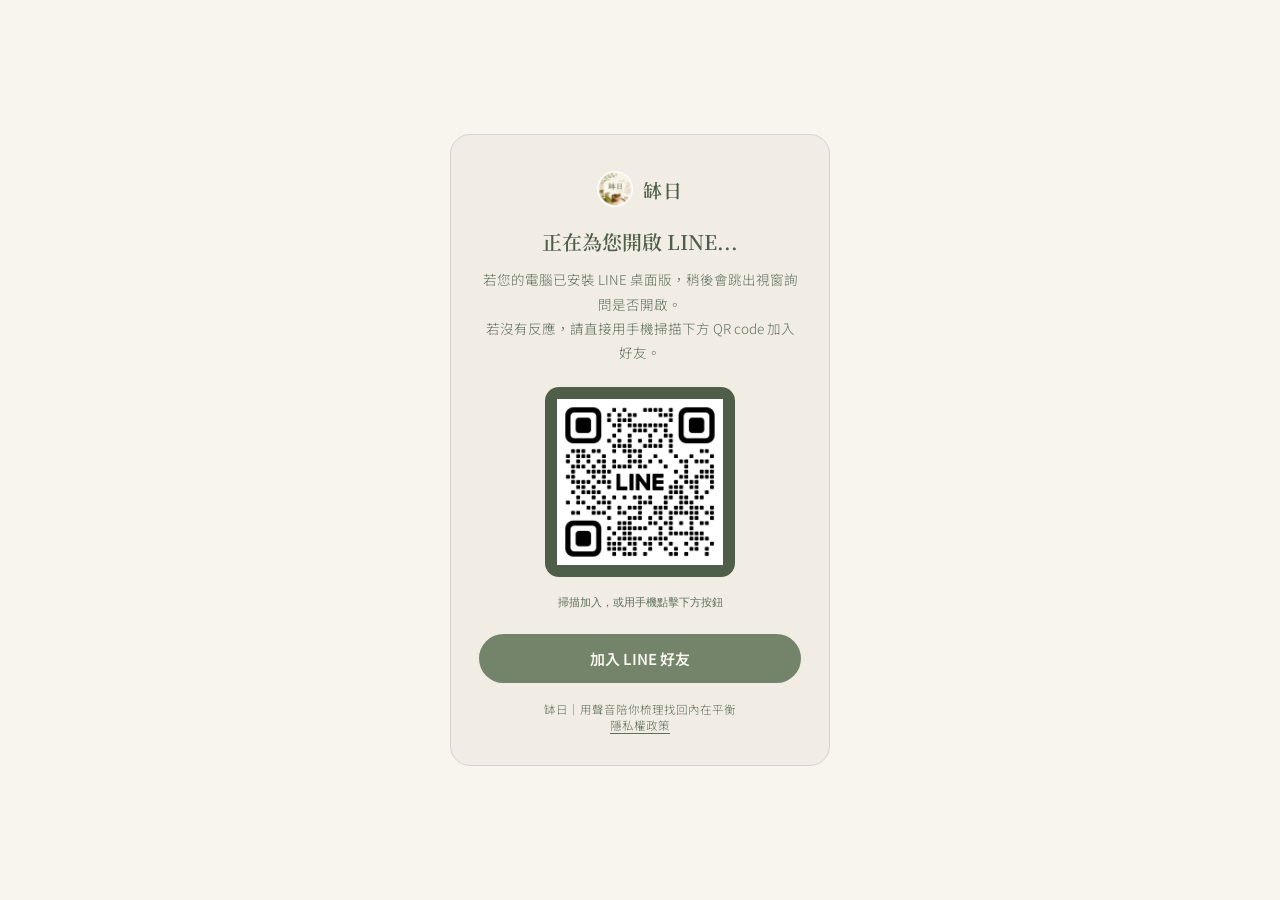
<file: line-add.html>
<!DOCTYPE html>
<html lang="zh-Hant">
<head>
<meta charset="UTF-8">
<meta name="viewport" content="width=device-width, initial-scale=1.0">
<title>加入缽日官方 LINE</title>
<link rel="icon" type="image/png" href="favicon.png?v=30">
<meta name="robots" content="noindex, nofollow">
<link rel="preconnect" href="https://fonts.googleapis.com">
<link rel="preconnect" href="https://fonts.gstatic.com" crossorigin>
<link href="https://fonts.googleapis.com/css2?family=Noto+Serif+TC:wght@400;500;600;700&family=Noto+Sans+TC:wght@300;400;500;600&family=JetBrains+Mono:wght@400;500&display=swap" rel="stylesheet">
<style>
  :root {
    --ink: #F8F5EE; --ink-2: #FFFFFF; --ink-3: #F1EDE4;
    --brass: #73846B; --brass-soft: #E4C778; --brass-dim: #8A6A49;
    --paper: #4E5E48; --mist: #5F6F5A; --hairline: #D8D4CC;
  }
  * { box-sizing: border-box; }
  html, body {
    margin: 0; min-height: 100%; background: var(--ink); color: var(--paper);
    font-family: "Noto Sans TC", sans-serif; font-weight: 300;
    display: flex; align-items: center; justify-content: center; padding: 32px 20px;
  }
  .card {
    max-width: 380px; width: 100%; background: var(--ink-3); border: 1px solid var(--hairline);
    border-radius: 20px; padding: 36px 28px 32px; text-align: center;
  }
  .brand {
    display: flex; align-items: center; justify-content: center; gap: 10px; margin-bottom: 20px;
  }
  .brand img { width: 36px; height: 36px; border-radius: 50%; }
  .brand span {
    font-family: "Noto Serif TC", serif; font-weight: 600; font-size: 19px; color: var(--paper);
    letter-spacing: 0.04em;
  }
  h1 {
    font-family: "Noto Serif TC", serif; font-weight: 600; font-size: 20px; line-height: 1.5;
    margin: 0 0 10px; color: var(--paper);
  }
  p.sub {
    font-size: 13.5px; color: var(--mist); line-height: 1.8; margin: 0 0 22px;
  }
  .qr-wrap {
    width: 190px; height: 190px; margin: 0 auto 18px; background: var(--paper);
    border-radius: 14px; padding: 12px; display: flex; align-items: center; justify-content: center;
  }
  .qr-wrap img { width: 100%; height: 100%; object-fit: contain; }
  .qr-caption {
    font-family: "JetBrains Mono", monospace; font-size: 10.5px; color: var(--mist); margin-bottom: 24px;
  }
  .cta-btn {
    display: inline-flex; align-items: center; justify-content: center; gap: 8px;
    width: 100%; padding: 14px 20px; background: var(--brass); color: var(--ink);
    font-weight: 600; font-size: 15px; text-decoration: none; border-radius: 999px;
  }
  .foot {
    margin-top: 18px; font-size: 11.5px; color: var(--mist);
  }
</style>
</head>
<body>
  <div class="card">
    <div class="brand">
      <img src="favicon.png?v=30" alt="缽日">
      <span>缽日</span>
    </div>
    <h1>正在為您開啟 LINE...</h1>
    <p class="sub">若您的電腦已安裝 LINE 桌面版，稍後會跳出視窗詢問是否開啟。<br>若沒有反應，請直接用手機掃描下方 QR code 加入好友。</p>
    <div class="qr-wrap">
      <img id="qrImg" src="" alt="缽日官方 LINE QR code">
    </div>
    <div class="qr-caption">掃描加入，或用手機點擊下方按鈕</div>
    <a class="cta-btn" href="https://lin.ee/5FUzEjg" target="_blank" rel="noopener">加入 LINE 好友</a>
    <div class="foot">
      缽日｜用聲音陪你梳理找回內在平衡
      <br>
      <a href="privacy.html" style="color:inherit; text-decoration:underline; text-underline-offset:3px;">隱私權政策</a>
    </div>
  </div>

  <iframe id="lineAttemptFrame" style="display:none;width:0;height:0;border:0;" aria-hidden="true"></iframe>

  <script>
    // 嘗試喚起電腦版 LINE（若已安裝並註冊 line:// 通訊協定，瀏覽器會跳出確認視窗）
    // 若沒有安裝，這段嘗試會靜默失敗，訪客仍可直接使用畫面上已顯示的 QR code。
    try {
      document.getElementById("lineAttemptFrame").src = "line://ti/p/%40197nfdme";
    } catch (e) { /* 忽略：不影響畫面上的 QR code 備援方案 */ }

    // 這裡直接沿用 final CTA 區塊同一張官方 QR code 圖片，維持全站一致
    document.getElementById("qrImg").src = "[data-uri]";
  </script>
</body>
</html>
</file>
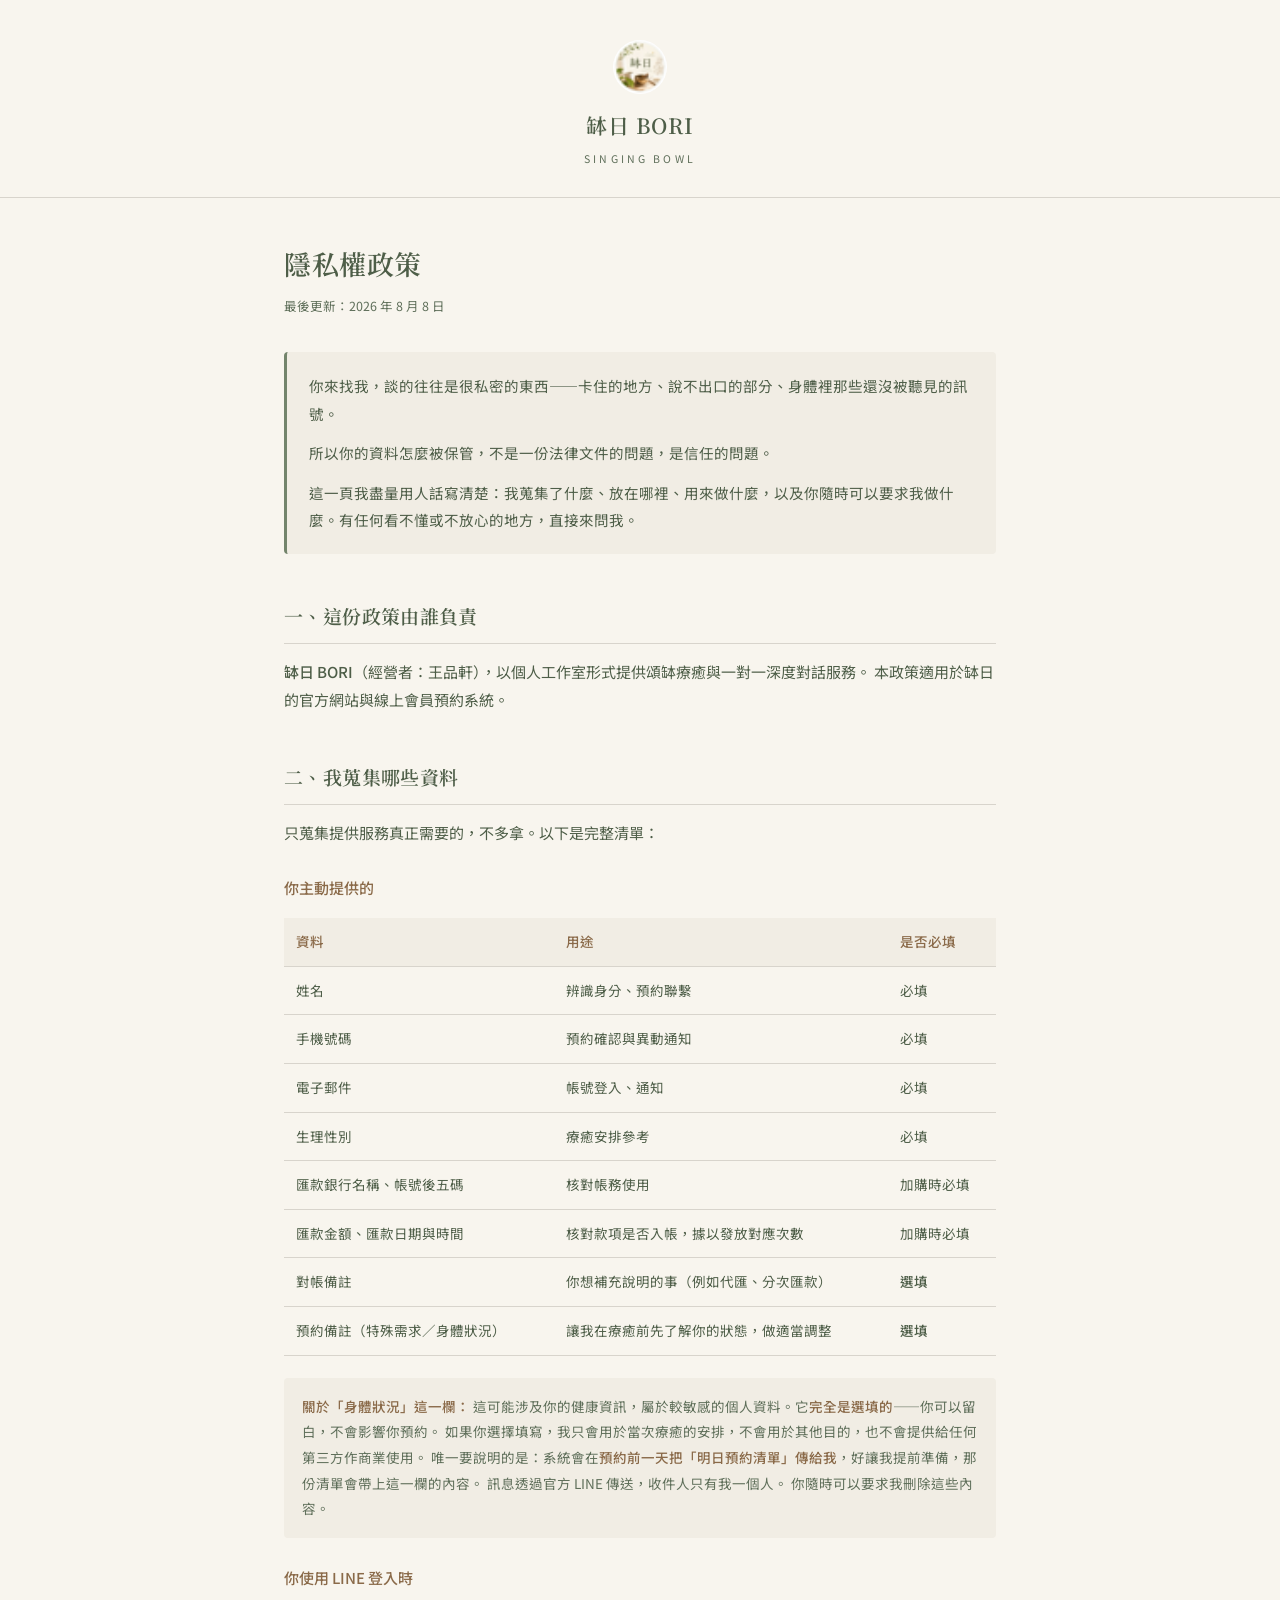
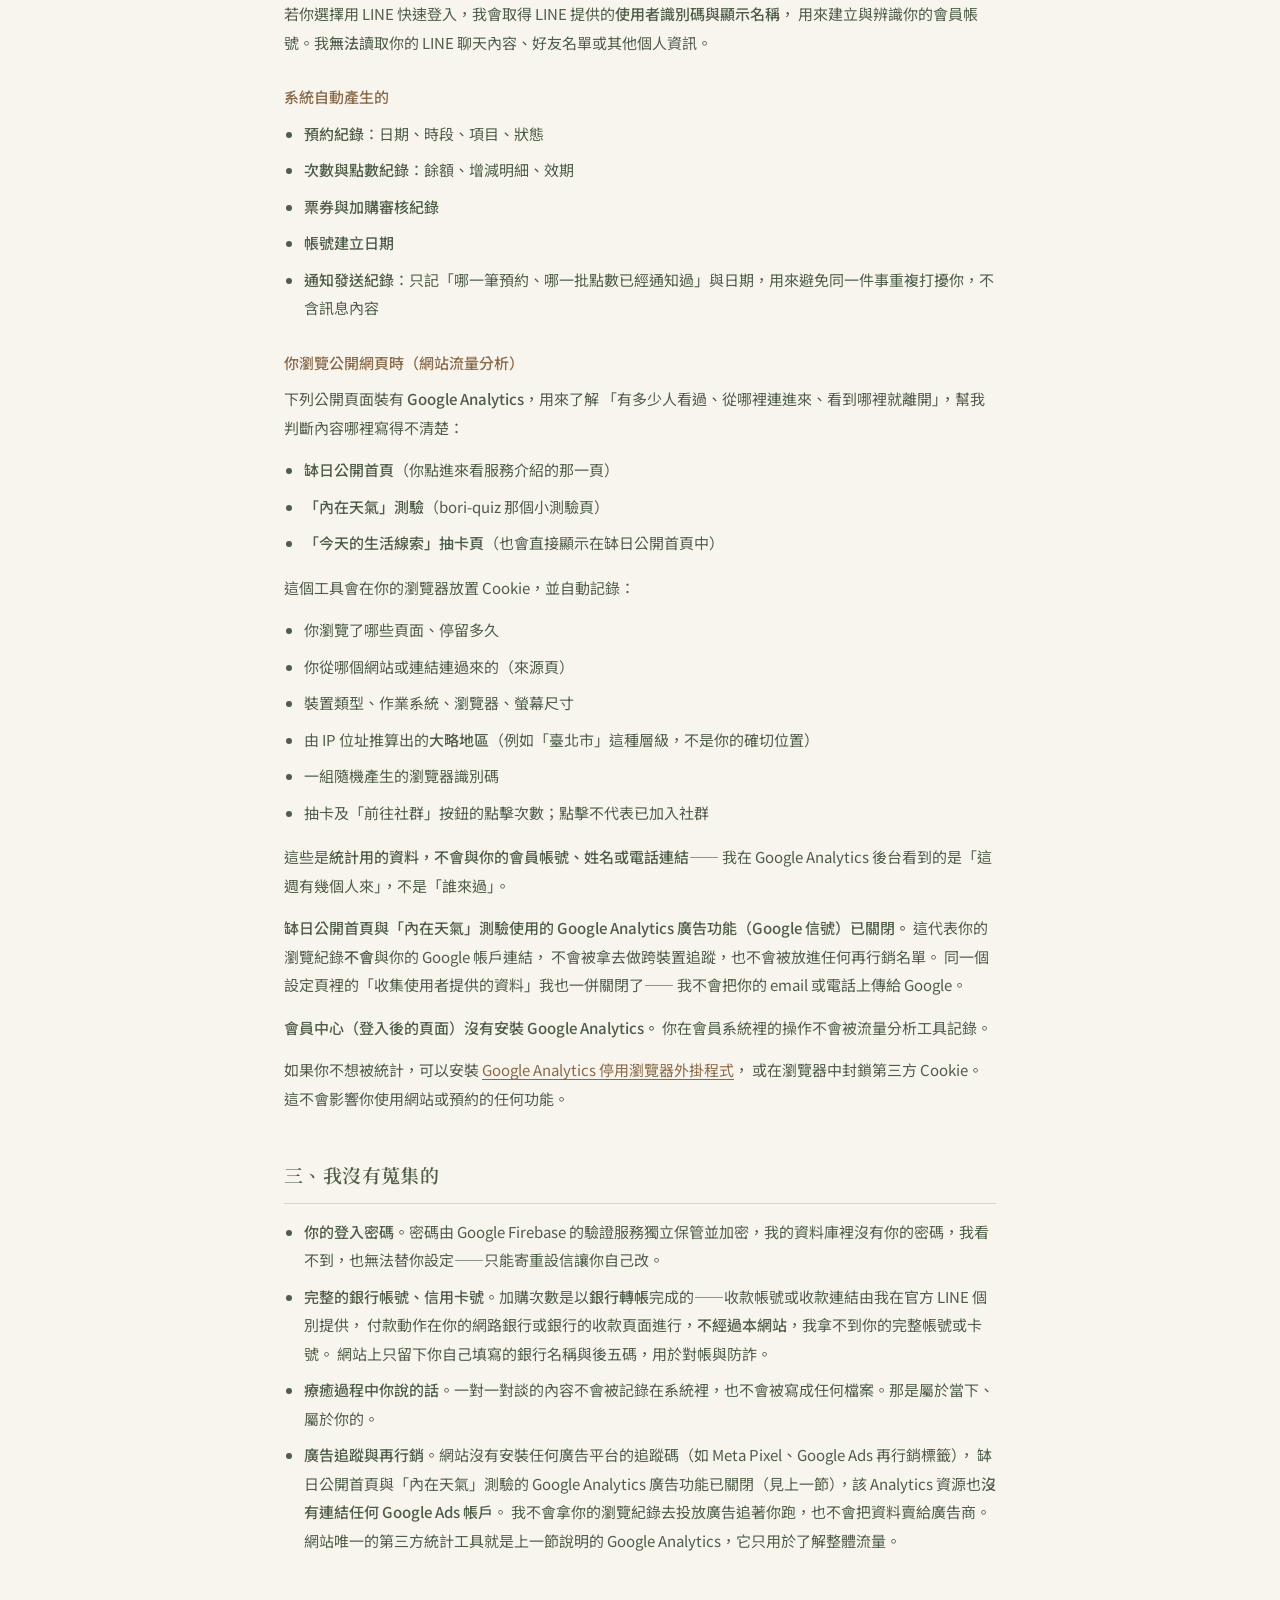
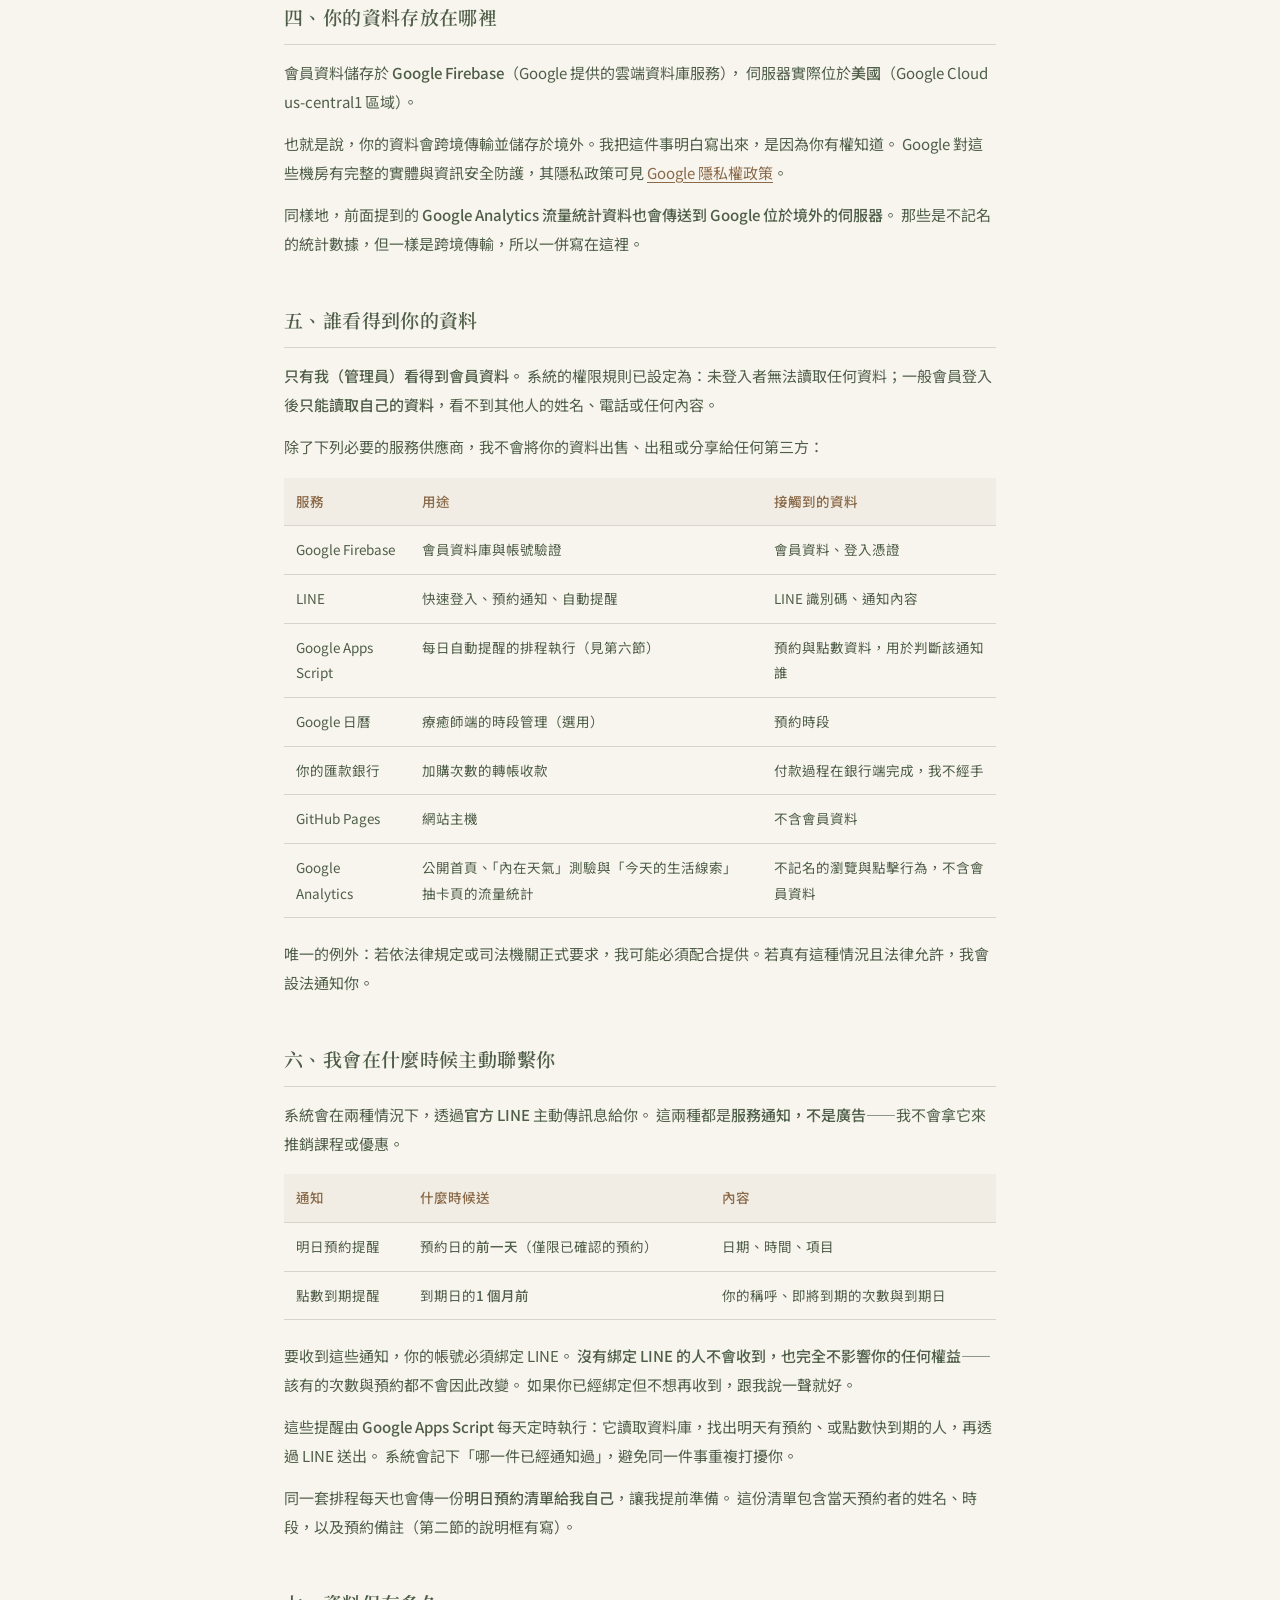
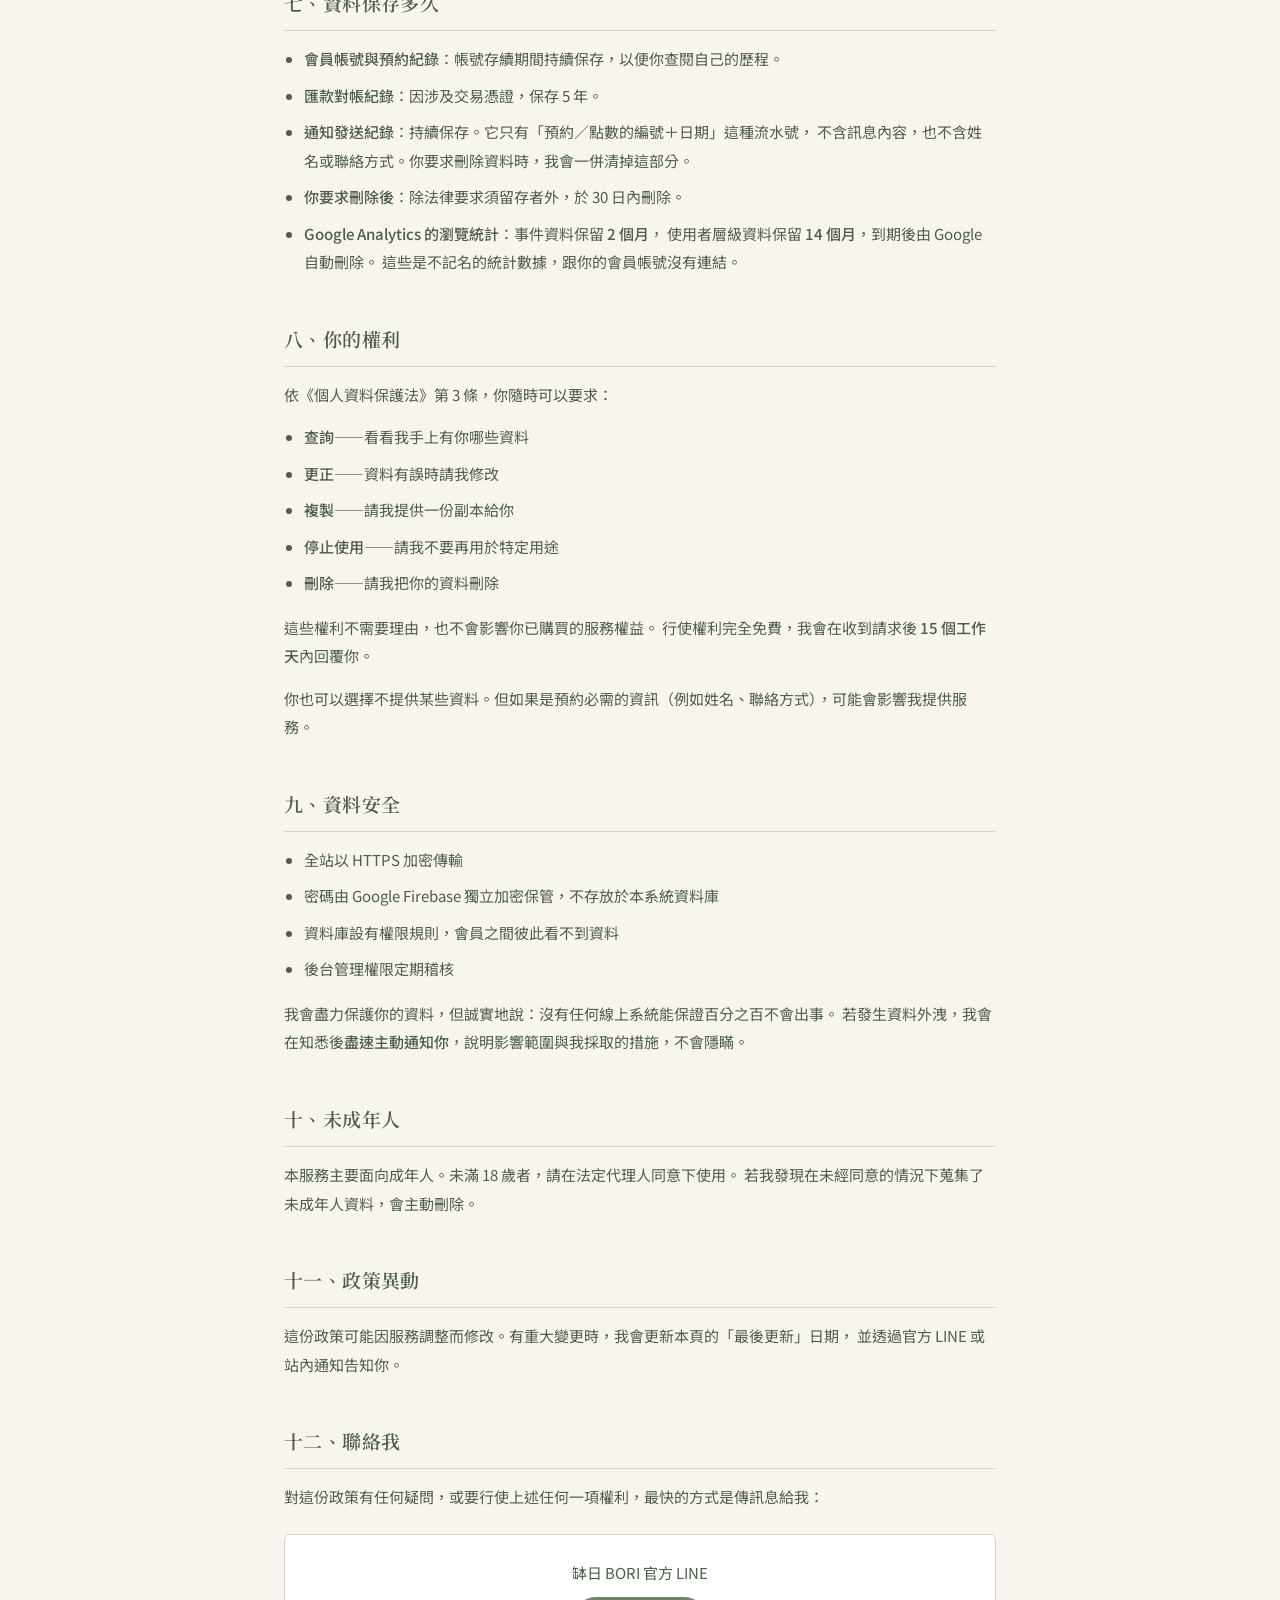
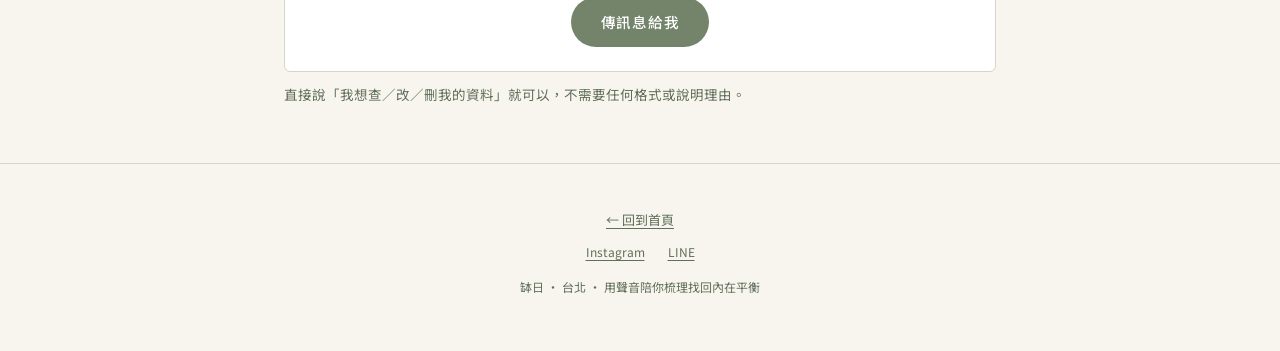
<file: privacy.html>
<!DOCTYPE html>
<html lang="zh-Hant">
<head>
<meta charset="UTF-8">
<meta name="viewport" content="width=device-width, initial-scale=1.0">
<title>隱私權政策｜缽日 BORI</title>
<meta name="description" content="缽日 BORI 隱私權政策：我們蒐集哪些資料、存放在哪裡、如何使用，以及你隨時可以行使的權利。">
<link rel="icon" href="favicon.png?v=30">
<link rel="preconnect" href="https://fonts.googleapis.com">
<link rel="preconnect" href="https://fonts.gstatic.com" crossorigin>
<link href="https://fonts.googleapis.com/css2?family=Noto+Serif+TC:wght@400;600&family=Noto+Sans+TC:wght@400;500&display=swap" rel="stylesheet">
<style>
  :root {
    --ink: #F8F5EE; --ink-2: #FFFFFF; --ink-3: #F1EDE4;
    --brass: #73846B; --brass-soft: #E4C778; --brass-dim: #8A6A49;
    --jade: #DCC6A4; --paper: #4E5E48; --mist: #5F6F5A;
    --hairline: #D8D4CC; --maxw: 760px;
  }
  * { box-sizing: border-box; }
  body {
    margin: 0; background: var(--ink); color: var(--paper);
    font-family: "Noto Sans TC", -apple-system, BlinkMacSystemFont, "Segoe UI", sans-serif;
    line-height: 1.9; font-size: 15px;
  }
  .wrap { max-width: var(--maxw); margin: 0 auto; padding: 0 24px; }

  header.top {
    padding: 40px 0 28px; text-align: center; border-bottom: 1px solid var(--hairline);
  }
  header.top img { width: 54px; height: 54px; border-radius: 50%; display: block; margin: 0 auto 12px; }
  .brand { font-family: "Noto Serif TC", serif; font-size: 21px; font-weight: 600; color: var(--paper); letter-spacing: .04em; }
  .brand-sub { font-size: 10.5px; letter-spacing: .3em; color: var(--mist); margin-top: 3px; text-transform: uppercase; }

  h1 {
    font-family: "Noto Serif TC", serif; font-size: 27px; font-weight: 600;
    color: var(--paper); margin: 46px 0 10px; letter-spacing: .02em; line-height: 1.5;
  }
  .updated { font-size: 12.5px; color: var(--mist); margin-bottom: 34px; }

  .lead {
    background: var(--ink-3); border-left: 3px solid var(--brass);
    padding: 20px 22px; border-radius: 4px; margin-bottom: 40px;
    font-size: 14.5px; color: var(--paper);
  }
  .lead p { margin: 0 0 12px; }
  .lead p:last-child { margin-bottom: 0; }

  h2 {
    font-family: "Noto Serif TC", serif; font-size: 19px; font-weight: 600;
    color: var(--paper); margin: 44px 0 14px; padding-bottom: 9px;
    border-bottom: 1px solid var(--hairline); letter-spacing: .02em;
  }
  h3 { font-size: 15px; font-weight: 500; color: var(--brass-dim); margin: 26px 0 8px; }
  p { margin: 0 0 14px; }
  ul { margin: 0 0 16px; padding-left: 20px; }
  li { margin-bottom: 8px; }
  strong { color: var(--paper); font-weight: 500; }
  a { color: var(--brass-dim); text-decoration: underline; text-underline-offset: 3px; }
  a:hover { color: var(--brass); }

  table { width: 100%; border-collapse: collapse; margin: 16px 0 22px; font-size: 13.5px; }
  th, td { text-align: left; padding: 11px 12px; border-bottom: 1px solid var(--hairline); vertical-align: top; }
  th { color: var(--brass-dim); font-weight: 500; background: var(--ink-3); white-space: nowrap; }

  .note {
    background: var(--ink-3); border-radius: 4px; padding: 16px 18px;
    font-size: 13.5px; color: var(--mist); margin: 18px 0 24px;
  }
  .note strong { color: var(--brass-dim); }

  .contact-box {
    background: var(--ink-2); border: 1px solid var(--hairline); border-radius: 6px;
    padding: 24px; margin: 22px 0 10px; text-align: center;
  }
  .contact-btn {
    display: inline-block; background: var(--brass); color: #fff; text-decoration: none;
    padding: 11px 30px; border-radius: 999px; font-size: 14.5px; font-weight: 500;
    margin-top: 6px; letter-spacing: .05em;
  }
  .contact-btn:hover { background: var(--paper); color: #fff; }

  footer {
    text-align: center; padding: 44px 24px 52px; margin-top: 56px;
    border-top: 1px solid var(--hairline); color: var(--mist); font-size: 12px;
  }
  footer a { margin: 0 10px; color: var(--mist); }
  .back { display: inline-block; margin-bottom: 8px; font-size: 13px; }

  @media (max-width: 560px) {
    body { font-size: 14.5px; }
    h1 { font-size: 23px; }
    h2 { font-size: 17.5px; }
    table { font-size: 12.5px; }
    th, td { padding: 9px 8px; }
  }
</style>
</head>
<body>

<header class="top">
  <img src="favicon.png?v=30" alt="缽日 BORI">
  <div class="brand">缽日 BORI</div>
  <div class="brand-sub">Singing Bowl</div>
</header>

<div class="wrap">

  <h1>隱私權政策</h1>
  <div class="updated">最後更新：2026 年 8 月 8 日</div>

  <div class="lead">
    <p>你來找我，談的往往是很私密的東西——卡住的地方、說不出口的部分、身體裡那些還沒被聽見的訊號。</p>
    <p>所以你的資料怎麼被保管，不是一份法律文件的問題，是信任的問題。</p>
    <p>這一頁我盡量用人話寫清楚：我蒐集了什麼、放在哪裡、用來做什麼，以及你隨時可以要求我做什麼。有任何看不懂或不放心的地方，直接來問我。</p>
  </div>

  <h2>一、這份政策由誰負責</h2>
  <p>
    <strong>缽日 BORI</strong>（經營者：王品軒），以個人工作室形式提供頌缽療癒與一對一深度對話服務。
    本政策適用於缽日的官方網站與線上會員預約系統。
  </p>

  <h2>二、我蒐集哪些資料</h2>
  <p>只蒐集提供服務真正需要的，不多拿。以下是完整清單：</p>

  <h3>你主動提供的</h3>
  <table>
    <tr><th>資料</th><th>用途</th><th>是否必填</th></tr>
    <tr><td>姓名</td><td>辨識身分、預約聯繫</td><td>必填</td></tr>
    <tr><td>手機號碼</td><td>預約確認與異動通知</td><td>必填</td></tr>
    <tr><td>電子郵件</td><td>帳號登入、通知</td><td>必填</td></tr>
    <tr><td>生理性別</td><td>療癒安排參考</td><td>必填</td></tr>
    <tr><td>匯款銀行名稱、帳號後五碼</td><td>核對帳務使用</td><td>加購時必填</td></tr>
    <tr><td>匯款金額、匯款日期與時間</td><td>核對款項是否入帳，據以發放對應次數</td><td>加購時必填</td></tr>
    <tr><td>對帳備註</td><td>你想補充說明的事（例如代匯、分次匯款）</td><td><strong>選填</strong></td></tr>
    <tr><td>預約備註（特殊需求／身體狀況）</td><td>讓我在療癒前先了解你的狀態，做適當調整</td><td><strong>選填</strong></td></tr>
  </table>

  <div class="note">
    <strong>關於「身體狀況」這一欄：</strong>
    這可能涉及你的健康資訊，屬於較敏感的個人資料。它<strong>完全是選填的</strong>——你可以留白，不會影響你預約。
    如果你選擇填寫，我只會用於當次療癒的安排，不會用於其他目的，也不會提供給任何第三方作商業使用。
    唯一要說明的是：系統會在<strong>預約前一天把「明日預約清單」傳給我</strong>，好讓我提前準備，那份清單會帶上這一欄的內容。
    訊息透過官方 LINE 傳送，收件人只有我一個人。
    你隨時可以要求我刪除這些內容。
  </div>

  <h3>你使用 LINE 登入時</h3>
  <p>
    若你選擇用 LINE 快速登入，我會取得 LINE 提供的<strong>使用者識別碼與顯示名稱</strong>，
    用來建立與辨識你的會員帳號。我<strong>無法</strong>讀取你的 LINE 聊天內容、好友名單或其他個人資訊。
  </p>

  <h3>系統自動產生的</h3>
  <ul>
    <li><strong>預約紀錄</strong>：日期、時段、項目、狀態</li>
    <li><strong>次數與點數紀錄</strong>：餘額、增減明細、效期</li>
    <li><strong>票券與加購審核紀錄</strong></li>
    <li><strong>帳號建立日期</strong></li>
    <li><strong>通知發送紀錄</strong>：只記「哪一筆預約、哪一批點數已經通知過」與日期，用來避免同一件事重複打擾你，不含訊息內容</li>
  </ul>

  <h3>你瀏覽公開網頁時（網站流量分析）</h3>
  <p>
    下列公開頁面裝有 <strong>Google Analytics</strong>，用來了解
    「有多少人看過、從哪裡連進來、看到哪裡就離開」，幫我判斷內容哪裡寫得不清楚：
  </p>
  <ul>
    <li><strong>缽日公開首頁</strong>（你點進來看服務介紹的那一頁）</li>
    <li><strong>「內在天氣」測驗</strong>（bori-quiz 那個小測驗頁）</li>
    <li><strong>「今天的生活線索」抽卡頁</strong>（也會直接顯示在缽日公開首頁中）</li>
  </ul>
  <p>
    這個工具會在你的瀏覽器放置 Cookie，並自動記錄：
  </p>
  <ul>
    <li>你瀏覽了哪些頁面、停留多久</li>
    <li>你從哪個網站或連結連過來的（來源頁）</li>
    <li>裝置類型、作業系統、瀏覽器、螢幕尺寸</li>
    <li>由 IP 位址推算出的<strong>大略地區</strong>（例如「臺北市」這種層級，不是你的確切位置）</li>
    <li>一組隨機產生的瀏覽器識別碼</li>
    <li>抽卡及「前往社群」按鈕的點擊次數；點擊不代表已加入社群</li>
  </ul>
  <p>
    這些是<strong>統計用的資料，不會與你的會員帳號、姓名或電話連結</strong>——
    我在 Google Analytics 後台看到的是「這週有幾個人來」，不是「誰來過」。
  </p>
  <p>
    <strong>缽日公開首頁與「內在天氣」測驗使用的 Google Analytics 廣告功能（Google 信號）已關閉。</strong>
    這代表你的瀏覽紀錄<strong>不會</strong>與你的 Google 帳戶連結，
    不會被拿去做跨裝置追蹤，也不會被放進任何再行銷名單。
    同一個設定頁裡的「收集使用者提供的資料」我也一併關閉了——
    我不會把你的 email 或電話上傳給 Google。
  </p>
  <p>
    <strong>會員中心（登入後的頁面）沒有安裝 Google Analytics。</strong>
    你在會員系統裡的操作不會被流量分析工具記錄。
  </p>
  <p>
    如果你不想被統計，可以安裝
    <a href="https://tools.google.com/dlpage/gaoptout" target="_blank" rel="noopener">Google Analytics 停用瀏覽器外掛程式</a>，
    或在瀏覽器中封鎖第三方 Cookie。這不會影響你使用網站或預約的任何功能。
  </p>

  <h2>三、我沒有蒐集的</h2>
  <ul>
    <li><strong>你的登入密碼</strong>。密碼由 Google Firebase 的驗證服務獨立保管並加密，我的資料庫裡沒有你的密碼，我看不到，也無法替你設定——只能寄重設信讓你自己改。</li>
    <li><strong>完整的銀行帳號、信用卡號</strong>。加購次數是以<strong>銀行轉帳</strong>完成的——收款帳號或收款連結由我在官方 LINE 個別提供，
      付款動作在你的網路銀行或銀行的收款頁面進行，<strong>不經過本網站</strong>，我拿不到你的完整帳號或卡號。
      網站上只留下你自己填寫的銀行名稱與後五碼，用於對帳與防詐。</li>
    <li><strong>療癒過程中你說的話</strong>。一對一對談的內容不會被記錄在系統裡，也不會被寫成任何檔案。那是屬於當下、屬於你的。</li>
    <li><strong>廣告追蹤與再行銷</strong>。網站沒有安裝任何廣告平台的追蹤碼（如 Meta Pixel、Google Ads 再行銷標籤），
      缽日公開首頁與「內在天氣」測驗的 Google Analytics 廣告功能已關閉（見上一節），該 Analytics 資源也<strong>沒有連結任何 Google Ads 帳戶</strong>。
      我不會拿你的瀏覽紀錄去投放廣告追著你跑，也不會把資料賣給廣告商。
      網站唯一的第三方統計工具就是上一節說明的 Google Analytics，它只用於了解整體流量。</li>
  </ul>

  <h2>四、你的資料存放在哪裡</h2>
  <p>
    會員資料儲存於 <strong>Google Firebase</strong>（Google 提供的雲端資料庫服務），
    伺服器實際位於<strong>美國</strong>（Google Cloud us-central1 區域）。
  </p>
  <p>
    也就是說，你的資料會跨境傳輸並儲存於境外。我把這件事明白寫出來，是因為你有權知道。
    Google 對這些機房有完整的實體與資訊安全防護，其隱私政策可見
    <a href="https://policies.google.com/privacy" target="_blank" rel="noopener">Google 隱私權政策</a>。
  </p>
  <p>
    同樣地，前面提到的 <strong>Google Analytics 流量統計資料也會傳送到 Google 位於境外的伺服器</strong>。
    那些是不記名的統計數據，但一樣是跨境傳輸，所以一併寫在這裡。
  </p>

  <h2>五、誰看得到你的資料</h2>
  <p>
    <strong>只有我（管理員）看得到會員資料。</strong>
    系統的權限規則已設定為：未登入者無法讀取任何資料；一般會員登入後<strong>只能讀取自己的資料</strong>，看不到其他人的姓名、電話或任何內容。
  </p>
  <p>除了下列必要的服務供應商，我不會將你的資料出售、出租或分享給任何第三方：</p>
  <table>
    <tr><th>服務</th><th>用途</th><th>接觸到的資料</th></tr>
    <tr><td>Google Firebase</td><td>會員資料庫與帳號驗證</td><td>會員資料、登入憑證</td></tr>
    <tr><td>LINE</td><td>快速登入、預約通知、自動提醒</td><td>LINE 識別碼、通知內容</td></tr>
    <tr><td>Google Apps Script</td><td>每日自動提醒的排程執行（見第六節）</td><td>預約與點數資料，用於判斷該通知誰</td></tr>
    <tr><td>Google 日曆</td><td>療癒師端的時段管理（選用）</td><td>預約時段</td></tr>
    <tr><td>你的匯款銀行</td><td>加購次數的轉帳收款</td><td>付款過程在銀行端完成，我不經手</td></tr>
    <tr><td>GitHub Pages</td><td>網站主機</td><td>不含會員資料</td></tr>
    <tr><td>Google Analytics</td><td>公開首頁、「內在天氣」測驗與「今天的生活線索」抽卡頁的流量統計</td><td>不記名的瀏覽與點擊行為，不含會員資料</td></tr>
  </table>
  <p>
    唯一的例外：若依法律規定或司法機關正式要求，我可能必須配合提供。若真有這種情況且法律允許，我會設法通知你。
  </p>

  <h2>六、我會在什麼時候主動聯繫你</h2>
  <p>
    系統會在兩種情況下，透過<strong>官方 LINE</strong> 主動傳訊息給你。
    這兩種都是<strong>服務通知，不是廣告</strong>——我不會拿它來推銷課程或優惠。
  </p>
  <table>
    <tr><th>通知</th><th>什麼時候送</th><th>內容</th></tr>
    <tr><td>明日預約提醒</td><td>預約日的<strong>前一天</strong>（僅限已確認的預約）</td><td>日期、時間、項目</td></tr>
    <tr><td>點數到期提醒</td><td>到期日的<strong>1 個月前</strong></td><td>你的稱呼、即將到期的次數與到期日</td></tr>
  </table>
  <p>
    要收到這些通知，你的帳號必須綁定 LINE。
    <strong>沒有綁定 LINE 的人不會收到，也完全不影響你的任何權益</strong>——該有的次數與預約都不會因此改變。
    如果你已經綁定但不想再收到，跟我說一聲就好。
  </p>
  <p>
    這些提醒由 <strong>Google Apps Script</strong> 每天定時執行：它讀取資料庫，找出明天有預約、或點數快到期的人，再透過 LINE 送出。
    系統會記下「哪一件已經通知過」，避免同一件事重複打擾你。
  </p>
  <p>
    同一套排程每天也會傳一份<strong>明日預約清單給我自己</strong>，讓我提前準備。
    這份清單包含當天預約者的姓名、時段，以及預約備註（第二節的說明框有寫）。
  </p>

  <h2>七、資料保存多久</h2>
  <ul>
    <li><strong>會員帳號與預約紀錄</strong>：帳號存續期間持續保存，以便你查閱自己的歷程。</li>
    <li><strong>匯款對帳紀錄</strong>：因涉及交易憑證，保存 5 年。</li>
    <li><strong>通知發送紀錄</strong>：持續保存。它只有「預約／點數的編號＋日期」這種流水號，
      不含訊息內容，也不含姓名或聯絡方式。你要求刪除資料時，我會一併清掉這部分。</li>
    <li><strong>你要求刪除後</strong>：除法律要求須留存者外，於 30 日內刪除。</li>
    <li><strong>Google Analytics 的瀏覽統計</strong>：事件資料保留 <strong>2 個月</strong>，
      使用者層級資料保留 <strong>14 個月</strong>，到期後由 Google 自動刪除。
      這些是不記名的統計數據，跟你的會員帳號沒有連結。</li>
  </ul>

  <h2>八、你的權利</h2>
  <p>依《個人資料保護法》第 3 條，你隨時可以要求：</p>
  <ul>
    <li><strong>查詢</strong>——看看我手上有你哪些資料</li>
    <li><strong>更正</strong>——資料有誤時請我修改</li>
    <li><strong>複製</strong>——請我提供一份副本給你</li>
    <li><strong>停止使用</strong>——請我不要再用於特定用途</li>
    <li><strong>刪除</strong>——請我把你的資料刪除</li>
  </ul>
  <p>
    這些權利不需要理由，也不會影響你已購買的服務權益。
    行使權利完全免費，我會在收到請求後 <strong>15 個工作天</strong>內回覆你。
  </p>
  <p>
    你也可以選擇不提供某些資料。但如果是預約必需的資訊（例如姓名、聯絡方式），可能會影響我提供服務。
  </p>

  <h2>九、資料安全</h2>
  <ul>
    <li>全站以 HTTPS 加密傳輸</li>
    <li>密碼由 Google Firebase 獨立加密保管，不存放於本系統資料庫</li>
    <li>資料庫設有權限規則，會員之間彼此看不到資料</li>
    <li>後台管理權限定期稽核</li>
  </ul>
  <p>
    我會盡力保護你的資料，但誠實地說：沒有任何線上系統能保證百分之百不會出事。
    若發生資料外洩，我會在知悉後<strong>盡速主動通知你</strong>，說明影響範圍與我採取的措施，不會隱瞞。
  </p>

  <h2>十、未成年人</h2>
  <p>
    本服務主要面向成年人。未滿 18 歲者，請在法定代理人同意下使用。
    若我發現在未經同意的情況下蒐集了未成年人資料，會主動刪除。
  </p>

  <h2>十一、政策異動</h2>
  <p>
    這份政策可能因服務調整而修改。有重大變更時，我會更新本頁的「最後更新」日期，
    並透過官方 LINE 或站內通知告知你。
  </p>

  <h2>十二、聯絡我</h2>
  <p>對這份政策有任何疑問，或要行使上述任何一項權利，最快的方式是傳訊息給我：</p>

  <div class="contact-box">
    <p style="margin-bottom:4px;">缽日 BORI 官方 LINE</p>
    <a class="contact-btn" href="https://lin.ee/5FUzEjg" target="_blank" rel="noopener">傳訊息給我</a>
  </div>

  <p style="font-size:13.5px;color:var(--mist);">
    直接說「我想查／改／刪我的資料」就可以，不需要任何格式或說明理由。
  </p>

</div>

<footer>
  <a class="back" href="index.html">← 回到首頁</a><br>
  <a href="https://www.instagram.com/mrpin_xuan_siningbowl/" target="_blank" rel="noopener">Instagram</a>
  <a href="https://lin.ee/5FUzEjg" target="_blank" rel="noopener">LINE</a>
  <div style="margin-top:12px;">缽日 · 台北 · 用聲音陪你梳理找回內在平衡</div>
</footer>

</body>
</html>
</file>
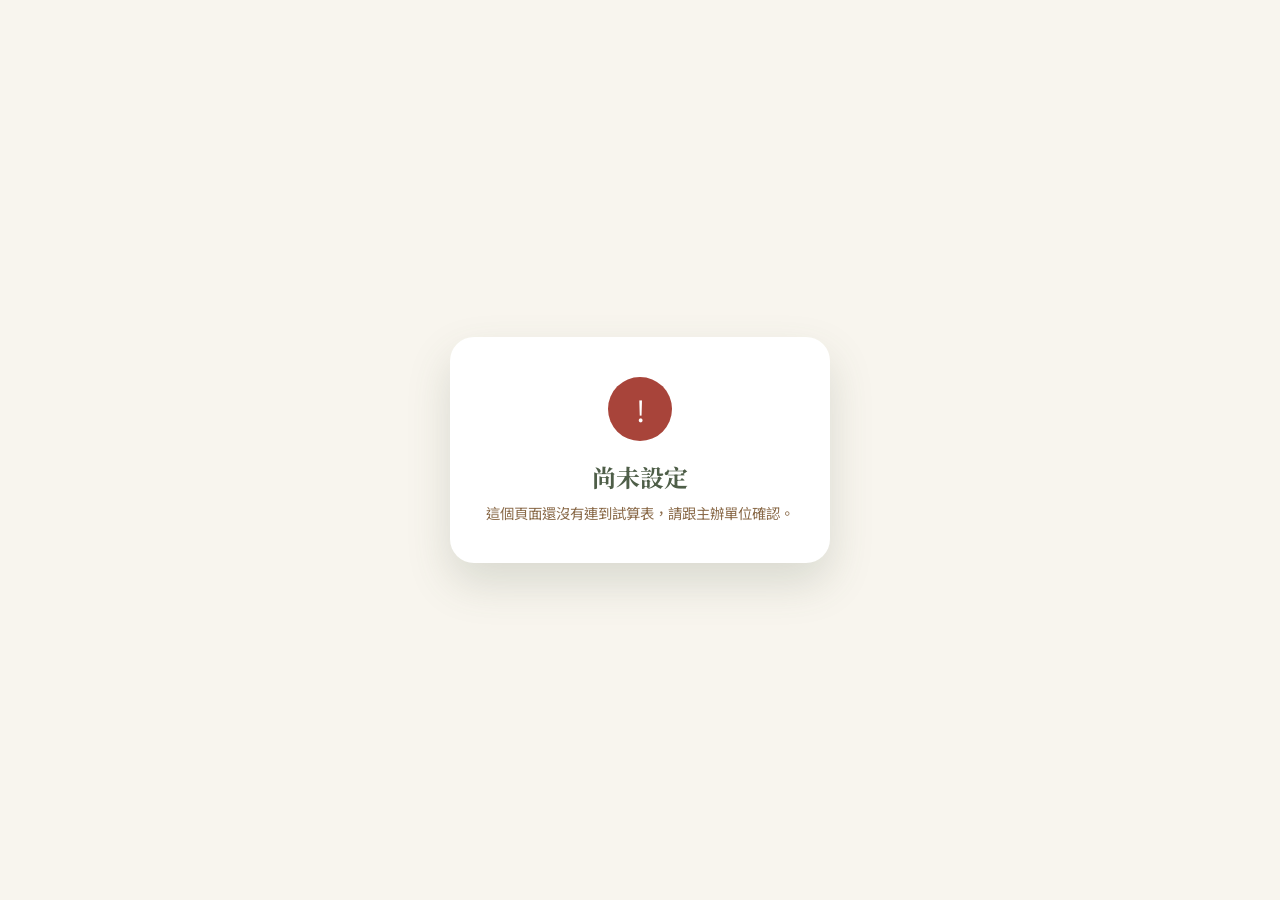
<file: 報到.html>
<!DOCTYPE html>
<html lang="zh-Hant">
<head>
<meta charset="UTF-8">
<meta name="viewport" content="width=device-width, initial-scale=1.0">
<title>缽日 BORI｜報到</title>
<link rel="preconnect" href="https://fonts.googleapis.com">
<link rel="preconnect" href="https://fonts.gstatic.com" crossorigin>
<link href="https://fonts.googleapis.com/css2?family=Noto+Serif+TC:wght@600;700&family=Noto+Sans+TC:wght@400;500;600&display=swap" rel="stylesheet">
<style>
  :root {
    --cream: #F8F5EE; --deep-green: #4E5E48; --gold: #E4C778; --wood: #8A6A49; --ink: #33291C;
  }
  * { box-sizing: border-box; }
  body {
    margin: 0; min-height: 100vh; display: flex; align-items: center; justify-content: center;
    background: var(--cream); color: var(--ink);
    font-family: 'Noto Sans TC', 'PingFang TC', 'Microsoft JhengHei', sans-serif;
  }
  .card {
    background: #fff; border-radius: 24px; padding: 40px 32px; text-align: center;
    max-width: 380px; width: 90%; box-shadow: 0 20px 44px rgba(78,94,72,0.18);
  }
  .mark {
    width: 64px; height: 64px; border-radius: 50%; margin: 0 auto 18px;
    display: flex; align-items: center; justify-content: center; font-size: 1.8rem; color: #fff;
  }
  .mark.ok { background: var(--deep-green); }
  .mark.warn { background: var(--gold); color: var(--ink); }
  .mark.err { background: #a8443a; }
  h1 {
    font-family: 'Noto Serif TC', serif; font-weight: 700; font-size: 1.5rem;
    color: var(--deep-green); margin: 0 0 8px;
  }
  .dept { color: var(--wood); font-size: 0.95rem; margin-bottom: 6px; }
  .msg { color: var(--wood); font-size: 0.9rem; }
</style>
</head>
<body>
<div class="card" id="card">
  <div class="mark warn" id="mark">…</div>
  <h1 id="title">處理中</h1>
  <div class="msg" id="msg">請稍候</div>
</div>

<script>
(function () {
  // 貼上你部署 Apps Script 後拿到的網址（結尾是 /exec）
  const API_URL = '';

  const markEl = document.getElementById('mark');
  const titleEl = document.getElementById('title');
  const msgEl = document.getElementById('msg');

  function setState(kind, mark, title, msg) {
    markEl.className = 'mark ' + kind;
    markEl.textContent = mark;
    titleEl.textContent = title;
    msgEl.textContent = msg;
  }

  const params = new URLSearchParams(window.location.search);
  const code = params.get('code');

  if (!API_URL) {
    setState('err', '!', '尚未設定', '這個頁面還沒有連到試算表，請跟主辦單位確認。');
    return;
  }
  if (!code) {
    setState('err', '!', '缺少代碼', '這個連結沒有帶通行證代碼，請確認掃描的 QR 是否正確。');
    return;
  }

  fetch(API_URL, {
    method: 'POST',
    headers: { 'Content-Type': 'text/plain;charset=utf-8' },
    body: JSON.stringify({ action: 'checkIn', code: code })
  })
    .then((res) => res.json())
    .then((data) => {
      if (data.error) {
        setState('err', '!', '查無此代碼', '請跟工作人員確認通行證是否正確。');
        return;
      }
      if (data.alreadyCheckedIn) {
        setState('warn', '✓', (data.name || '') + '　已經報到過了', data.dept || '');
      } else {
        setState('ok', '✓', (data.name || '') + '　報到成功', data.dept || '');
      }
    })
    .catch(() => {
      setState('err', '!', '連線失敗', '請檢查網路後重新整理再試一次。');
    });
})();
</script>
</body>
</html>
</file>
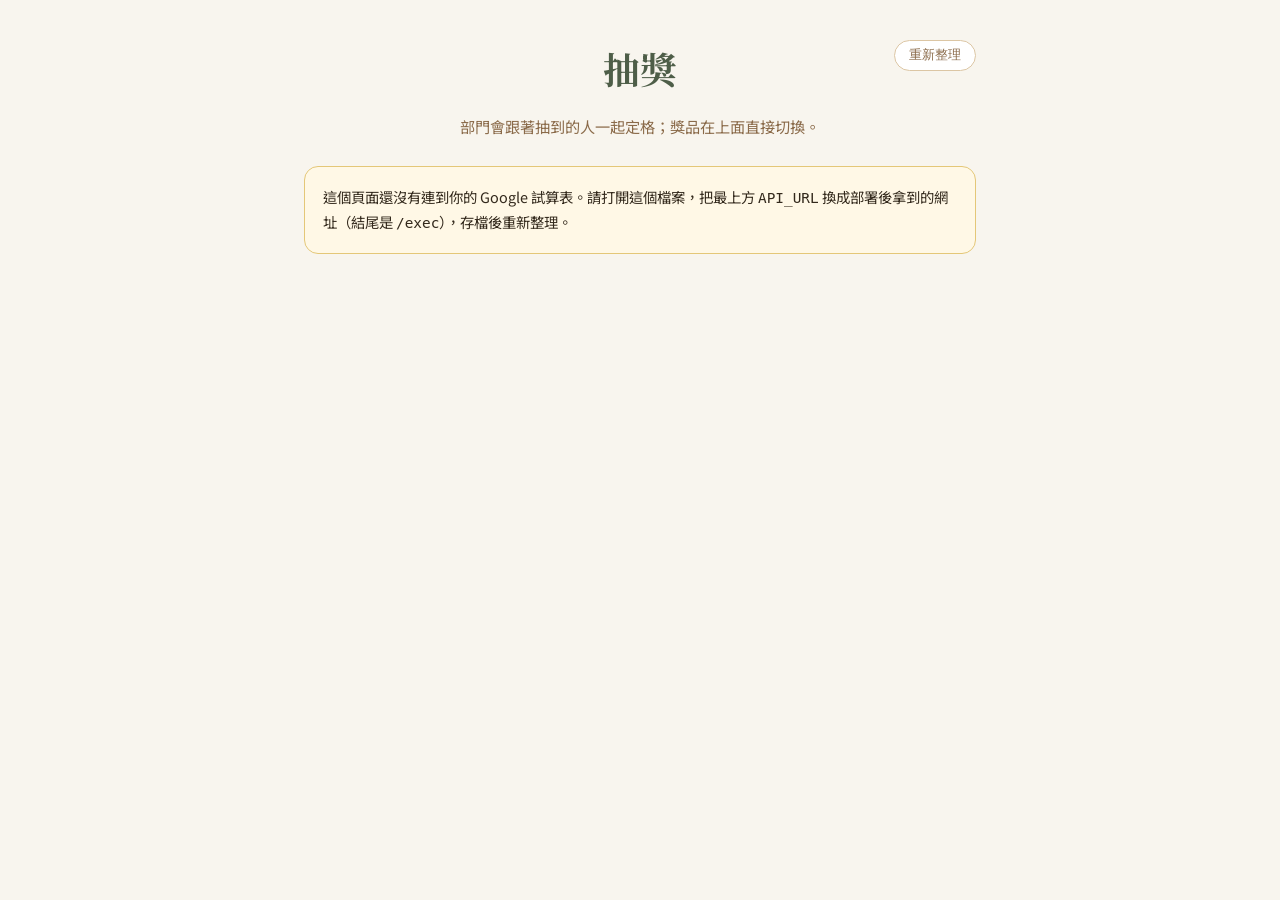
<file: 抽獎.html>
<!DOCTYPE html>
<html lang="zh-Hant">
<head>
<meta charset="UTF-8">
<meta name="viewport" content="width=device-width, initial-scale=1.0">
<title>缽日 BORI｜抽獎</title>
<link rel="preconnect" href="https://fonts.googleapis.com">
<link rel="preconnect" href="https://fonts.gstatic.com" crossorigin>
<link href="https://fonts.googleapis.com/css2?family=Noto+Serif+TC:wght@500;600;700&family=Noto+Sans+TC:wght@400;500;600;700&display=swap" rel="stylesheet">
<style>
  :root {
    --cream: #F8F5EE; --deep-green: #4E5E48; --gold: #E4C778;
    --home-green: #73846B; --sand: #DCC6A4; --wood: #8A6A49; --ink: #33291C;
    --item-h: 64px;
  }
  * { box-sizing: border-box; }
  body {
    margin: 0; background: var(--cream); color: var(--ink);
    font-family: 'Noto Sans TC', 'PingFang TC', 'Microsoft JhengHei', sans-serif;
    line-height: 1.6;
  }
  .page { max-width: 720px; margin: 0 auto; padding: 40px 24px 64px; }
  header { text-align: center; margin-bottom: 28px; position: relative; }
  h1 {
    font-family: 'Noto Serif TC', serif; font-weight: 700;
    font-size: clamp(1.8rem, 4vw, 2.3rem); color: var(--deep-green); margin: 0 0 8px;
  }
  .subhead { color: var(--wood); font-size: 0.95rem; }
  .refresh-btn {
    position: absolute; top: 0; right: 0; border: 1px solid var(--sand);
    background: #fff; color: var(--wood); border-radius: 999px;
    padding: 6px 14px; font-size: 0.8rem; cursor: pointer;
  }
  .refresh-btn:hover { background: var(--sand); color: var(--ink); }

  .setup-note {
    background: #fff8e6; border: 1px solid var(--gold); border-radius: 14px;
    padding: 18px; font-size: 0.9rem; color: var(--ink); margin-bottom: 24px;
  }

  .prize-card {
    background: #fff; border: 2px solid var(--gold); border-radius: 20px;
    padding: 20px; margin-bottom: 22px; display: flex; align-items: center;
    justify-content: space-between; gap: 12px;
  }
  .prize-card .nav-btn {
    border: none; background: var(--sand); color: var(--ink);
    width: 40px; height: 40px; border-radius: 50%; font-size: 1.1rem; cursor: pointer;
    flex-shrink: 0;
  }
  .prize-card .nav-btn:hover:not(:disabled) { background: var(--gold); }
  .prize-card .nav-btn:disabled { opacity: 0.4; cursor: not-allowed; }
  .prize-info { text-align: center; flex: 1; min-width: 0; }
  .prize-info .label { font-size: 0.78rem; color: var(--wood); margin-bottom: 4px; }
  .prize-info .name {
    font-family: 'Noto Serif TC', serif; font-weight: 700; font-size: 1.3rem;
    color: var(--deep-green); overflow: hidden; text-overflow: ellipsis; white-space: nowrap;
  }
  .prize-info .quota { font-size: 0.85rem; color: var(--wood); margin-top: 4px; }

  .machine { background: var(--deep-green); border-radius: 28px; padding: 22px 18px 30px;
    box-shadow: 0 20px 44px rgba(78,94,72,0.28); }
  .reels-row { display: flex; gap: 14px; background: var(--cream); border-radius: 18px; padding: 18px 12px; }
  .reel-block { display: flex; flex-direction: column; align-items: center; flex: 1; min-width: 0; }
  .reel-label { color: var(--wood); font-size: 0.82rem; font-weight: 500; margin-bottom: 8px; }
  .reel-window {
    position: relative; width: 100%; height: calc(var(--item-h) * 3); overflow: hidden;
    border-radius: 10px;
    background: linear-gradient(to bottom, #8A6A49 0%, #DCC6A4 16%, #F8F5EE 50%, #DCC6A4 84%, #8A6A49 100%);
    box-shadow: inset 0 0 16px rgba(51,41,28,0.4);
  }
  .reel-strip { will-change: transform; }
  .reel-item {
    height: var(--item-h); display: flex; align-items: center; justify-content: center;
    text-align: center; padding: 0 6px; font-size: 0.95rem; font-weight: 600; color: var(--ink);
    white-space: nowrap; overflow: hidden; text-overflow: ellipsis;
  }
  .reel-highlight {
    position: absolute; top: var(--item-h); left: 0; right: 0; height: var(--item-h);
    border-top: 2px solid var(--gold); border-bottom: 2px solid var(--gold);
    background: rgba(228,199,120,0.16); pointer-events: none;
  }

  .spin-btn {
    display: block; margin: 26px auto 0; padding: 16px 48px; border: none; border-radius: 999px;
    background: var(--gold); color: var(--ink); font-weight: 700; font-size: 1.08rem; cursor: pointer;
    box-shadow: 0 10px 24px rgba(0,0,0,0.28); transition: transform 0.15s ease;
  }
  .spin-btn:hover:not(:disabled) { transform: translateY(-2px); }
  .spin-btn:disabled { background: var(--sand); color: var(--wood); cursor: not-allowed; box-shadow: none; }
  .spin-btn:focus-visible, button:focus-visible { outline: 3px solid var(--gold); outline-offset: 2px; }

  .result-panel { margin-top: 20px; min-height: 56px; text-align: center; }
  .result-badges { display: flex; gap: 10px; justify-content: center; flex-wrap: wrap; animation: reveal 0.5s ease; }
  .badge { padding: 8px 18px; border-radius: 999px; font-weight: 700; font-size: 0.98rem; }
  .badge-prize { background: var(--cream); color: var(--deep-green); border: 1.5px solid var(--deep-green); }
  .badge-dept { background: var(--sand); color: var(--ink); }
  .badge-name { background: var(--gold); color: var(--ink); }
  .result-panel .status-text { color: var(--cream); opacity: 0.85; font-size: 0.85rem; }

  @keyframes reveal {
    0% { opacity: 0; transform: scale(0.9); }
    60% { opacity: 1; transform: scale(1.03); }
    100% { opacity: 1; transform: scale(1); }
  }
  @media (prefers-reduced-motion: reduce) {
    .reel-strip { transition-duration: 0.4s !important; }
    .result-badges { animation: none; }
  }
</style>
</head>
<body>
<div class="page">

  <header>
    <h1>抽獎</h1>
    <p class="subhead">部門會跟著抽到的人一起定格；獎品在上面直接切換。</p>
    <button class="refresh-btn" id="refreshBtn" type="button">重新整理</button>
  </header>

  <div id="setupNote" class="setup-note" style="display:none;">
    這個頁面還沒有連到你的 Google 試算表。請打開這個檔案，把最上方 <code>API_URL</code> 換成部署後拿到的網址（結尾是 <code>/exec</code>），存檔後重新整理。
  </div>

  <div id="mainArea" style="display:none;">
    <div class="prize-card">
      <button class="nav-btn" id="prevPrizeBtn" type="button" aria-label="上一個獎品">‹</button>
      <div class="prize-info">
        <div class="label">目前獎品</div>
        <div class="name" id="prizeName">—</div>
        <div class="quota" id="prizeQuota">—</div>
      </div>
      <button class="nav-btn" id="nextPrizeBtn" type="button" aria-label="下一個獎品">›</button>
    </div>

    <section class="machine">
      <div class="reels-row">
        <div class="reel-block">
          <div class="reel-label">部門</div>
          <div class="reel-window">
            <div class="reel-strip" id="stripDept"></div>
            <div class="reel-highlight" aria-hidden="true"></div>
          </div>
        </div>
        <div class="reel-block">
          <div class="reel-label">姓名</div>
          <div class="reel-window">
            <div class="reel-strip" id="stripName"></div>
            <div class="reel-highlight" aria-hidden="true"></div>
          </div>
        </div>
      </div>
      <button id="spinBtn" class="spin-btn">開始滾動</button>
      <div id="resultPanel" class="result-panel" aria-live="polite"></div>
    </section>
  </div>

</div>

<script>
(function () {
  // 貼上你部署 Apps Script 後拿到的網址（結尾是 /exec）
  const API_URL = '';

  const ITEM_H = 64;
  let state = { depts: [], names: [], prizes: [], currentPrizeId: '', history: [] };
  const posState = { dept: 0, name: 0 };
  let spinning = false;

  const setupNote = document.getElementById('setupNote');
  const mainArea = document.getElementById('mainArea');
  const stripEl = { dept: document.getElementById('stripDept'), name: document.getElementById('stripName') };
  const spinBtn = document.getElementById('spinBtn');
  const resultPanel = document.getElementById('resultPanel');
  const prizeNameEl = document.getElementById('prizeName');
  const prizeQuotaEl = document.getElementById('prizeQuota');
  const prevPrizeBtn = document.getElementById('prevPrizeBtn');
  const nextPrizeBtn = document.getElementById('nextPrizeBtn');
  const refreshBtn = document.getElementById('refreshBtn');

  function escapeHtml(str) {
    const div = document.createElement('div');
    div.textContent = str;
    return div.innerHTML;
  }
  function reducedMotion() {
    return window.matchMedia('(prefers-reduced-motion: reduce)').matches;
  }
  function eligibleNames() {
    return state.names.filter((n) => n.checkinStatus === '已報到' && n.drawStatus !== '已抽');
  }
  function sortedPrizes() {
    return [...state.prizes].sort((a, b) => Number(a.order) - Number(b.order));
  }
  function currentPrize() {
    return state.prizes.find((p) => p.id === state.currentPrizeId) || null;
  }
  function remainingOf(item) {
    return Math.max(0, (Number(item.quota) || 0) - (Number(item.drawn) || 0));
  }
  function deptLabel(n) {
    return (n && n.dept) ? n.dept : '未指定部門';
  }
  function uniqueDeptPool(pool) {
    const seen = [];
    pool.forEach((n) => {
      const d = deptLabel(n);
      if (!seen.includes(d)) seen.push(d);
    });
    return seen.map((d) => ({ name: d }));
  }

  async function apiGet() {
    const res = await fetch(API_URL + '?action=getState');
    return res.json();
  }
  async function apiPost(action, payload) {
    const res = await fetch(API_URL, {
      method: 'POST',
      headers: { 'Content-Type': 'text/plain;charset=utf-8' },
      body: JSON.stringify(Object.assign({ action }, payload))
    });
    return res.json();
  }

  function renderPrizeCard() {
    const prize = currentPrize();
    const sorted = sortedPrizes();
    if (!prize) {
      prizeNameEl.textContent = sorted.length ? '所有獎品已抽完' : '尚未設定獎品';
      prizeQuotaEl.textContent = '';
      prevPrizeBtn.disabled = sorted.length < 2;
      nextPrizeBtn.disabled = sorted.length < 2;
      return;
    }
    prizeNameEl.textContent = prize.name;
    prizeQuotaEl.textContent = '剩餘 ' + remainingOf(prize) + '／' + prize.quota;
    prevPrizeBtn.disabled = sorted.length < 2;
    nextPrizeBtn.disabled = sorted.length < 2;
  }

  function buildStrip(key, repeats, pool) {
    const el = stripEl[key];
    el.innerHTML = '';
    for (let r = 0; r < repeats; r++) {
      pool.forEach((item) => {
        const div = document.createElement('div');
        div.className = 'reel-item';
        div.textContent = item.name || '未命名';
        el.appendChild(div);
      });
    }
  }
  function initReelDisplay(key, pool) {
    const el = stripEl[key];
    if (pool.length === 0) { el.innerHTML = ''; posState[key] = 0; return; }
    posState[key] = pool.length;
    buildStrip(key, 3, pool);
    el.style.transitionDuration = '0s';
    el.style.transform = 'translateY(' + (-(posState[key] - 1) * ITEM_H) + 'px)';
  }
  function spinReelTo(key, pool, targetIndex, duration, extraLoops) {
    const listLen = pool.length;
    const el = stripEl[key];
    const curMod = ((posState[key] % listLen) + listLen) % listLen;
    const diff = (targetIndex - curMod + listLen) % listLen;
    const loops = reducedMotion() ? 1 : extraLoops;
    const newPos = posState[key] + diff + loops * listLen;
    const repeatsNeeded = Math.ceil((newPos + 3) / listLen) + 1;

    buildStrip(key, repeatsNeeded, pool);
    el.style.transitionDuration = '0s';
    el.style.transitionTimingFunction = 'linear';
    el.style.transform = 'translateY(' + (-(posState[key] - 1) * ITEM_H) + 'px)';
    void el.offsetHeight;

    const dur = reducedMotion() ? 0.5 : duration;
    el.style.transitionDuration = dur + 's';
    el.style.transitionTimingFunction = 'cubic-bezier(0.12,0.68,0.15,1)';
    requestAnimationFrame(() => {
      el.style.transform = 'translateY(' + (-(newPos - 1) * ITEM_H) + 'px)';
    });
    posState[key] = newPos;
  }

  function updateAvailability() {
    const names = eligibleNames();
    const nameOk = names.length > 0;
    const prize = currentPrize();
    const prizeOk = prize && remainingOf(prize) > 0;

    if (spinning) { spinBtn.disabled = true; return; }
    if (!nameOk) {
      spinBtn.disabled = true; spinBtn.textContent = '沒有已報到、還沒抽過的人';
    } else if (!prizeOk) {
      spinBtn.disabled = true; spinBtn.textContent = '請先選一個還有名額的獎品';
    } else {
      spinBtn.disabled = false; spinBtn.textContent = '開始滾動';
    }
  }

  function refreshReelsFromState() {
    const names = eligibleNames();
    initReelDisplay('name', names);
    initReelDisplay('dept', uniqueDeptPool(names));
  }

  async function loadState() {
    state = await apiGet();
    renderPrizeCard();
    refreshReelsFromState();
    updateAvailability();
  }

  async function switchPrize(direction) {
    const sorted = sortedPrizes();
    if (sorted.length < 2) return;
    const idx = sorted.findIndex((p) => p.id === state.currentPrizeId);
    const nextIdx = direction === 'next'
      ? (idx + 1 + sorted.length) % sorted.length
      : (idx - 1 + sorted.length) % sorted.length;
    state = await apiPost('setCurrentPrize', { id: sorted[nextIdx].id });
    renderPrizeCard();
    updateAvailability();
  }

  function spin() {
    if (spinning) return;
    const namePool = eligibleNames();
    const deptPool = uniqueDeptPool(namePool);
    const prize = currentPrize();
    if (namePool.length === 0 || !prize || remainingOf(prize) <= 0) return;

    spinning = true;
    updateAvailability();
    resultPanel.innerHTML = '';

    const nameIdx = Math.floor(Math.random() * namePool.length);
    const chosen = namePool[nameIdx];
    const chosenDeptLabel = deptLabel(chosen);
    let deptIdx = deptPool.findIndex((d) => d.name === chosenDeptLabel);
    if (deptIdx === -1) deptIdx = 0;

    spinReelTo('dept', deptPool, deptIdx, 2.4, 6);
    spinReelTo('name', namePool, nameIdx, 3.0, 8);

    const maxDuration = reducedMotion() ? 0.5 : 3.0;
    setTimeout(async () => {
      resultPanel.innerHTML = '<div class="status-text">登記結果中…</div>';
      try {
        const newState = await apiPost('recordDraw', { nameId: chosen.id, prizeId: prize.id });
        if (newState.error) throw new Error(newState.error);
        state = newState;
        resultPanel.innerHTML =
          '<div class="result-badges">' +
            '<span class="badge badge-prize">' + escapeHtml(prize.name) + '</span>' +
            '<span class="badge badge-dept">' + escapeHtml(chosenDeptLabel) + '</span>' +
            '<span class="badge badge-name">' + escapeHtml(chosen.name) + '</span>' +
          '</div>';
        renderPrizeCard();
        refreshReelsFromState();
      } catch (err) {
        resultPanel.innerHTML = '<div class="status-text">紀錄失敗，請按上方「重新整理」後再試一次。</div>';
      }
      spinning = false;
      updateAvailability();
    }, maxDuration * 1000 + 150);
  }

  spinBtn.addEventListener('click', spin);
  prevPrizeBtn.addEventListener('click', () => switchPrize('prev'));
  nextPrizeBtn.addEventListener('click', () => switchPrize('next'));
  refreshBtn.addEventListener('click', () => { loadState(); });

  if (!API_URL) {
    setupNote.style.display = 'block';
  } else {
    mainArea.style.display = 'block';
    loadState();
  }
})();
</script>
</body>
</html>
</file>
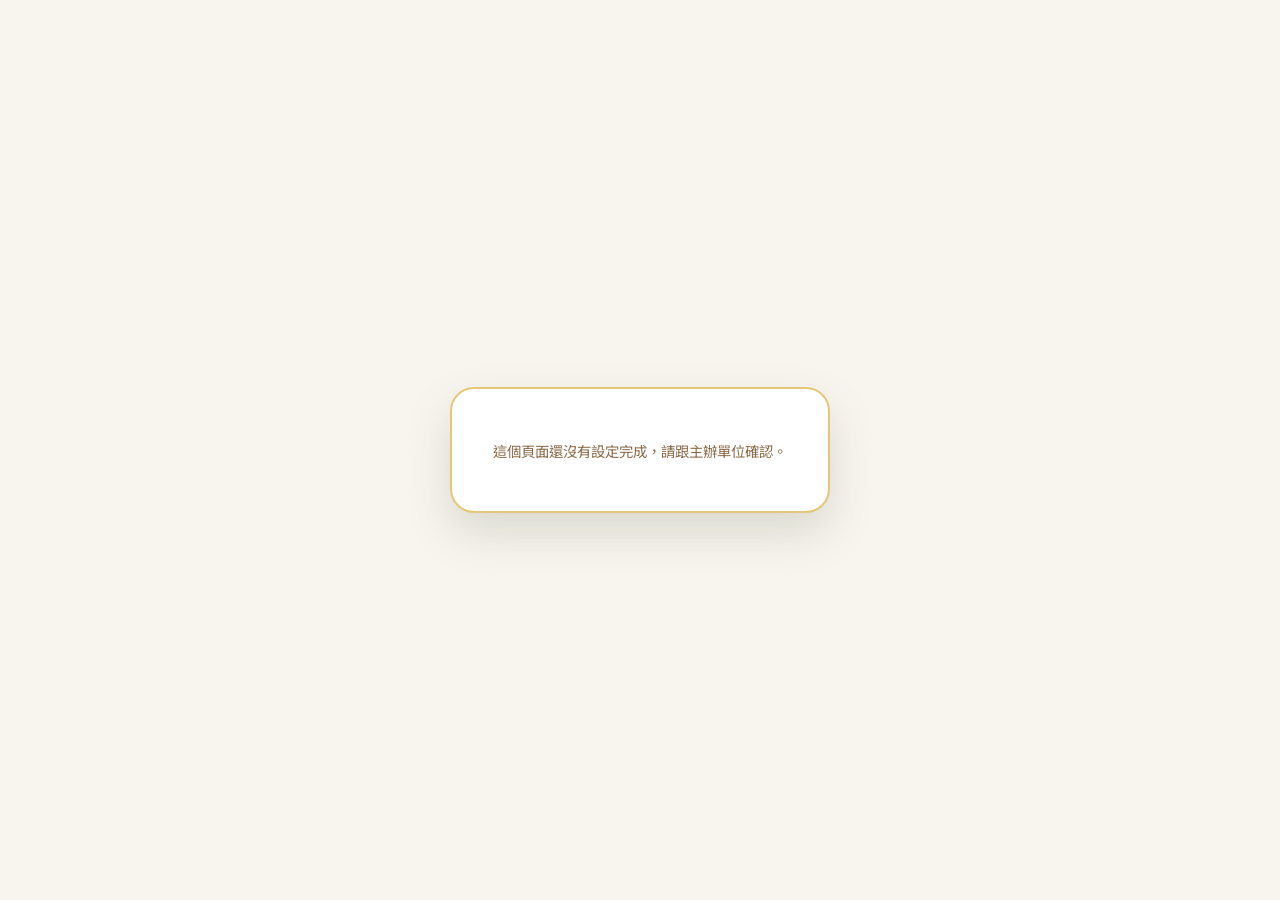
<file: 通行證.html>
<!DOCTYPE html>
<html lang="zh-Hant">
<head>
<meta charset="UTF-8">
<meta name="viewport" content="width=device-width, initial-scale=1.0">
<title>缽日 BORI｜我的通行證</title>
<link rel="preconnect" href="https://fonts.googleapis.com">
<link rel="preconnect" href="https://fonts.gstatic.com" crossorigin>
<link href="https://fonts.googleapis.com/css2?family=Noto+Serif+TC:wght@600;700&family=Noto+Sans+TC:wght@400;500;600&display=swap" rel="stylesheet">
<style>
  :root {
    --cream: #F8F5EE; --deep-green: #4E5E48; --gold: #E4C778; --wood: #8A6A49; --ink: #33291C; --sand: #DCC6A4;
  }
  * { box-sizing: border-box; }
  body {
    margin: 0; min-height: 100vh; display: flex; align-items: center; justify-content: center;
    background: var(--cream); color: var(--ink);
    font-family: 'Noto Sans TC', 'PingFang TC', 'Microsoft JhengHei', sans-serif;
  }
  .card {
    background: #fff; border: 2px solid var(--gold); border-radius: 24px; padding: 36px 28px;
    text-align: center; max-width: 380px; width: 90%; box-shadow: 0 20px 44px rgba(78,94,72,0.18);
  }
  .label { color: var(--wood); font-size: 0.8rem; margin-bottom: 6px; }
  h1 {
    font-family: 'Noto Serif TC', serif; font-weight: 700; font-size: 1.5rem;
    color: var(--deep-green); margin: 0 0 4px;
  }
  .dept { color: var(--wood); font-size: 0.95rem; margin-bottom: 20px; }
  .qr-wrap { margin: 0 auto 18px; }
  .qr-wrap img { display: block; margin: 0 auto; border-radius: 12px; border: 1px solid var(--sand); }
  .hint { color: var(--wood); font-size: 0.85rem; margin-top: 6px; }
  .checked-note {
    margin-top: 16px; font-size: 0.82rem; color: var(--deep-green); background: rgba(78,94,72,0.08);
    border-radius: 10px; padding: 8px 12px;
  }
  .msg { color: var(--wood); font-size: 0.9rem; }
</style>
</head>
<body>
<div class="card" id="card">
  <div id="content">
    <p class="msg">讀取中…</p>
  </div>
</div>

<script>
(function () {
  // 貼上你部署 Apps Script 後拿到的網址（結尾是 /exec）
  const API_URL = '';
  // 貼上「報到.html」部署後的公開網址，QR 會指向這裡
  const CHECKIN_PAGE_URL = '';

  const contentEl = document.getElementById('content');

  function escapeHtml(str) {
    const div = document.createElement('div');
    div.textContent = str;
    return div.innerHTML;
  }

  const params = new URLSearchParams(window.location.search);
  const code = params.get('code');

  if (!API_URL || !CHECKIN_PAGE_URL) {
    contentEl.innerHTML = '<p class="msg">這個頁面還沒有設定完成，請跟主辦單位確認。</p>';
    return;
  }
  if (!code) {
    contentEl.innerHTML = '<p class="msg">連結缺少代碼，請確認網址是否正確。</p>';
    return;
  }

  fetch(API_URL + '?action=getPass&code=' + encodeURIComponent(code))
    .then((res) => res.json())
    .then((data) => {
      if (data.error) {
        contentEl.innerHTML = '<p class="msg">找不到這張通行證，請跟主辦單位確認連結是否正確。</p>';
        return;
      }
      const checkinUrl = CHECKIN_PAGE_URL + '?code=' + encodeURIComponent(code);
      const qrUrl = 'https://api.qrserver.com/v1/create-qr-code/?size=220x220&data=' + encodeURIComponent(checkinUrl);
      const checkedNote = data.checkinStatus === '已報到'
        ? '<div class="checked-note">你已經完成報到</div>'
        : '';
      contentEl.innerHTML =
        '<div class="label">活動通行證</div>' +
        '<h1>' + escapeHtml(data.name || '') + '</h1>' +
        '<div class="dept">' + escapeHtml(data.dept || '') + '</div>' +
        '<div class="qr-wrap"><img src="' + qrUrl + '" width="220" height="220" alt="QR Code"></div>' +
        '<p class="hint">活動當天請直接出示這個畫面給工作人員掃描</p>' +
        checkedNote;
    })
    .catch(() => {
      contentEl.innerHTML = '<p class="msg">連線失敗，請檢查網路後重新整理再試一次。</p>';
    });
})();
</script>
</body>
</html>
</file>
